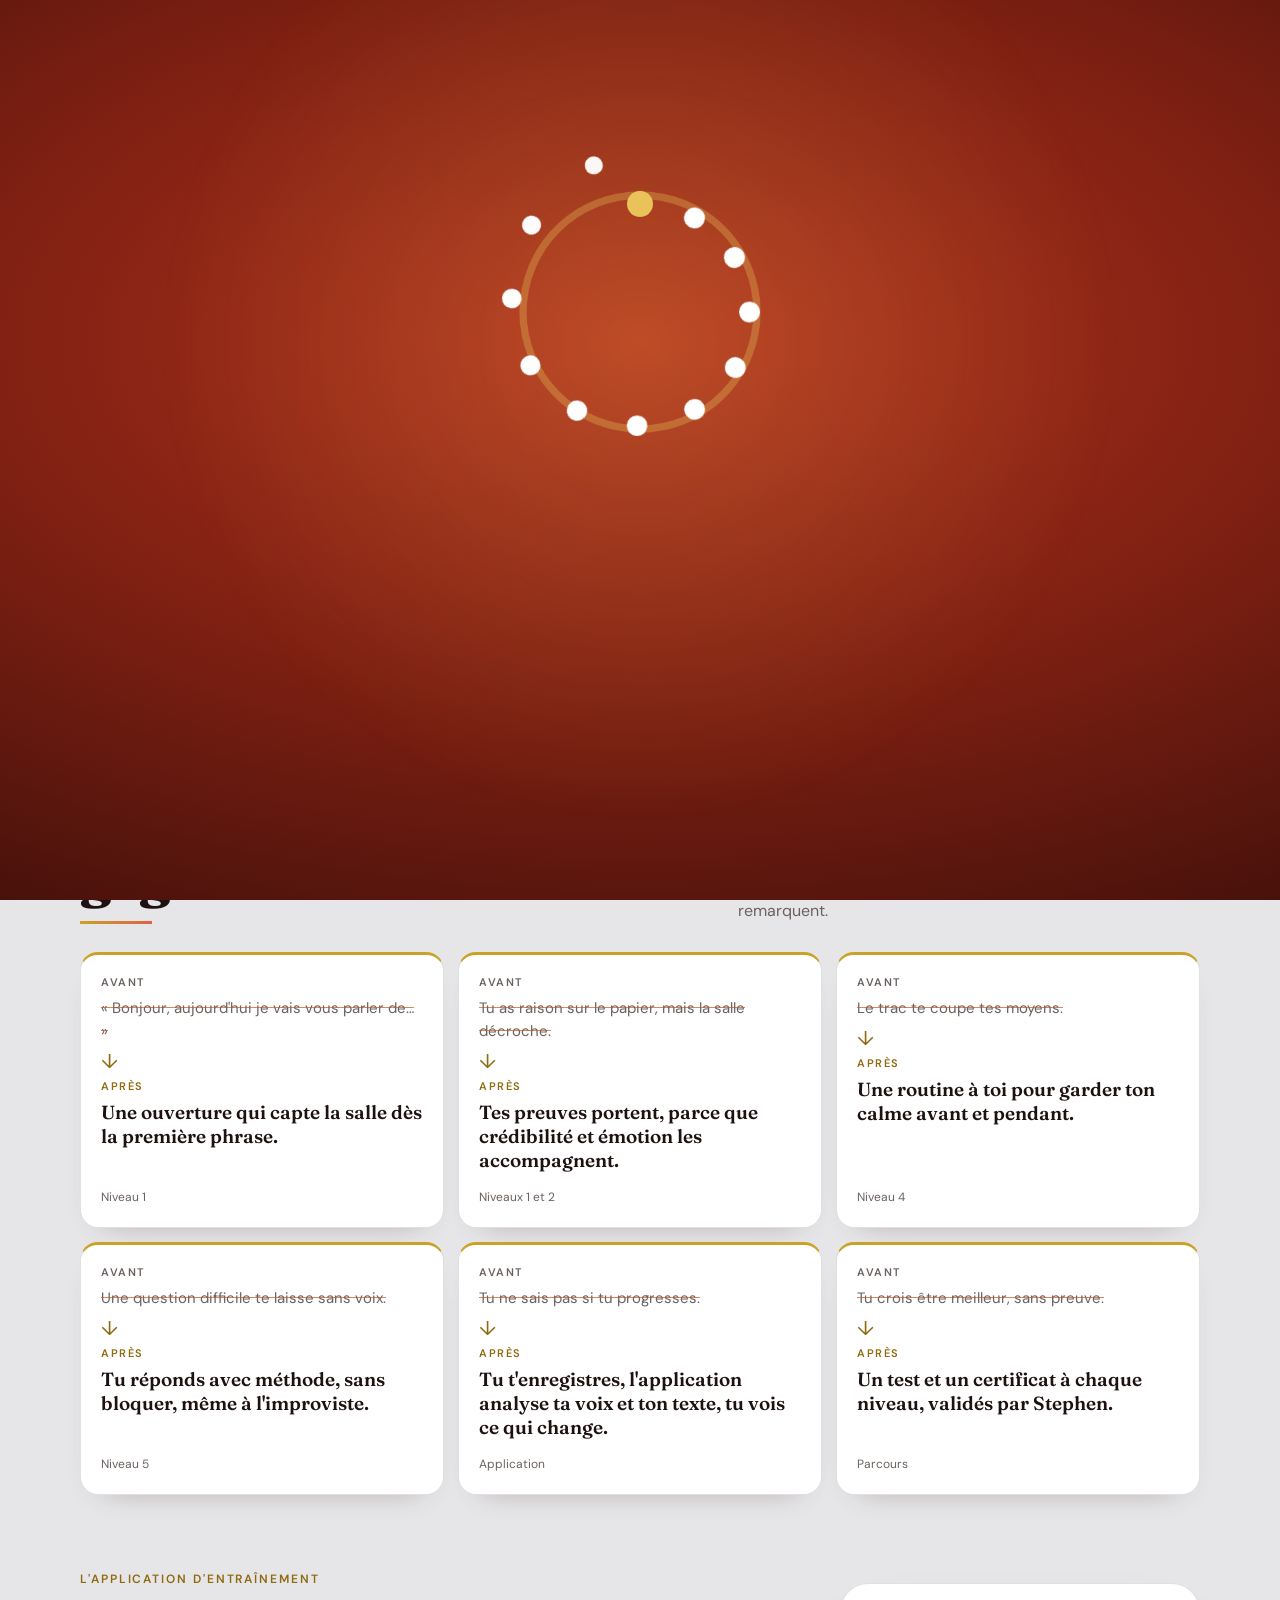
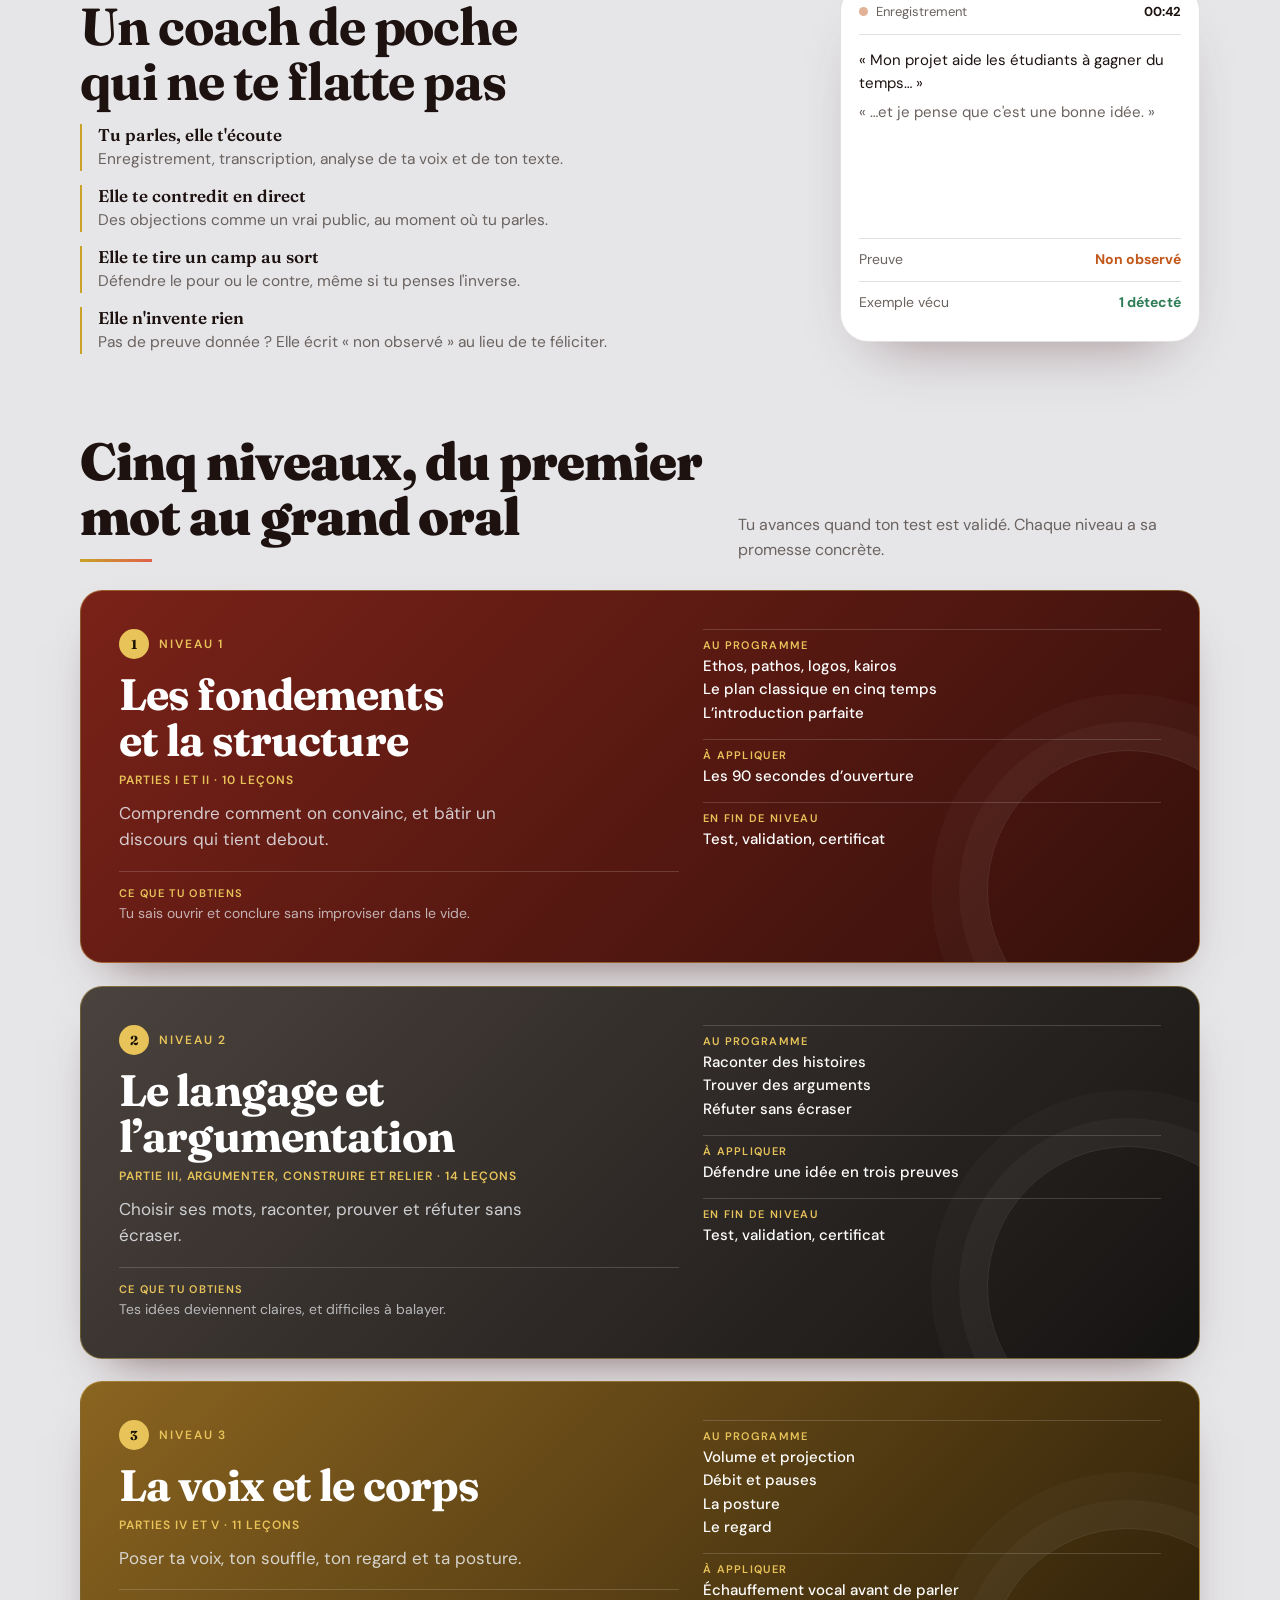
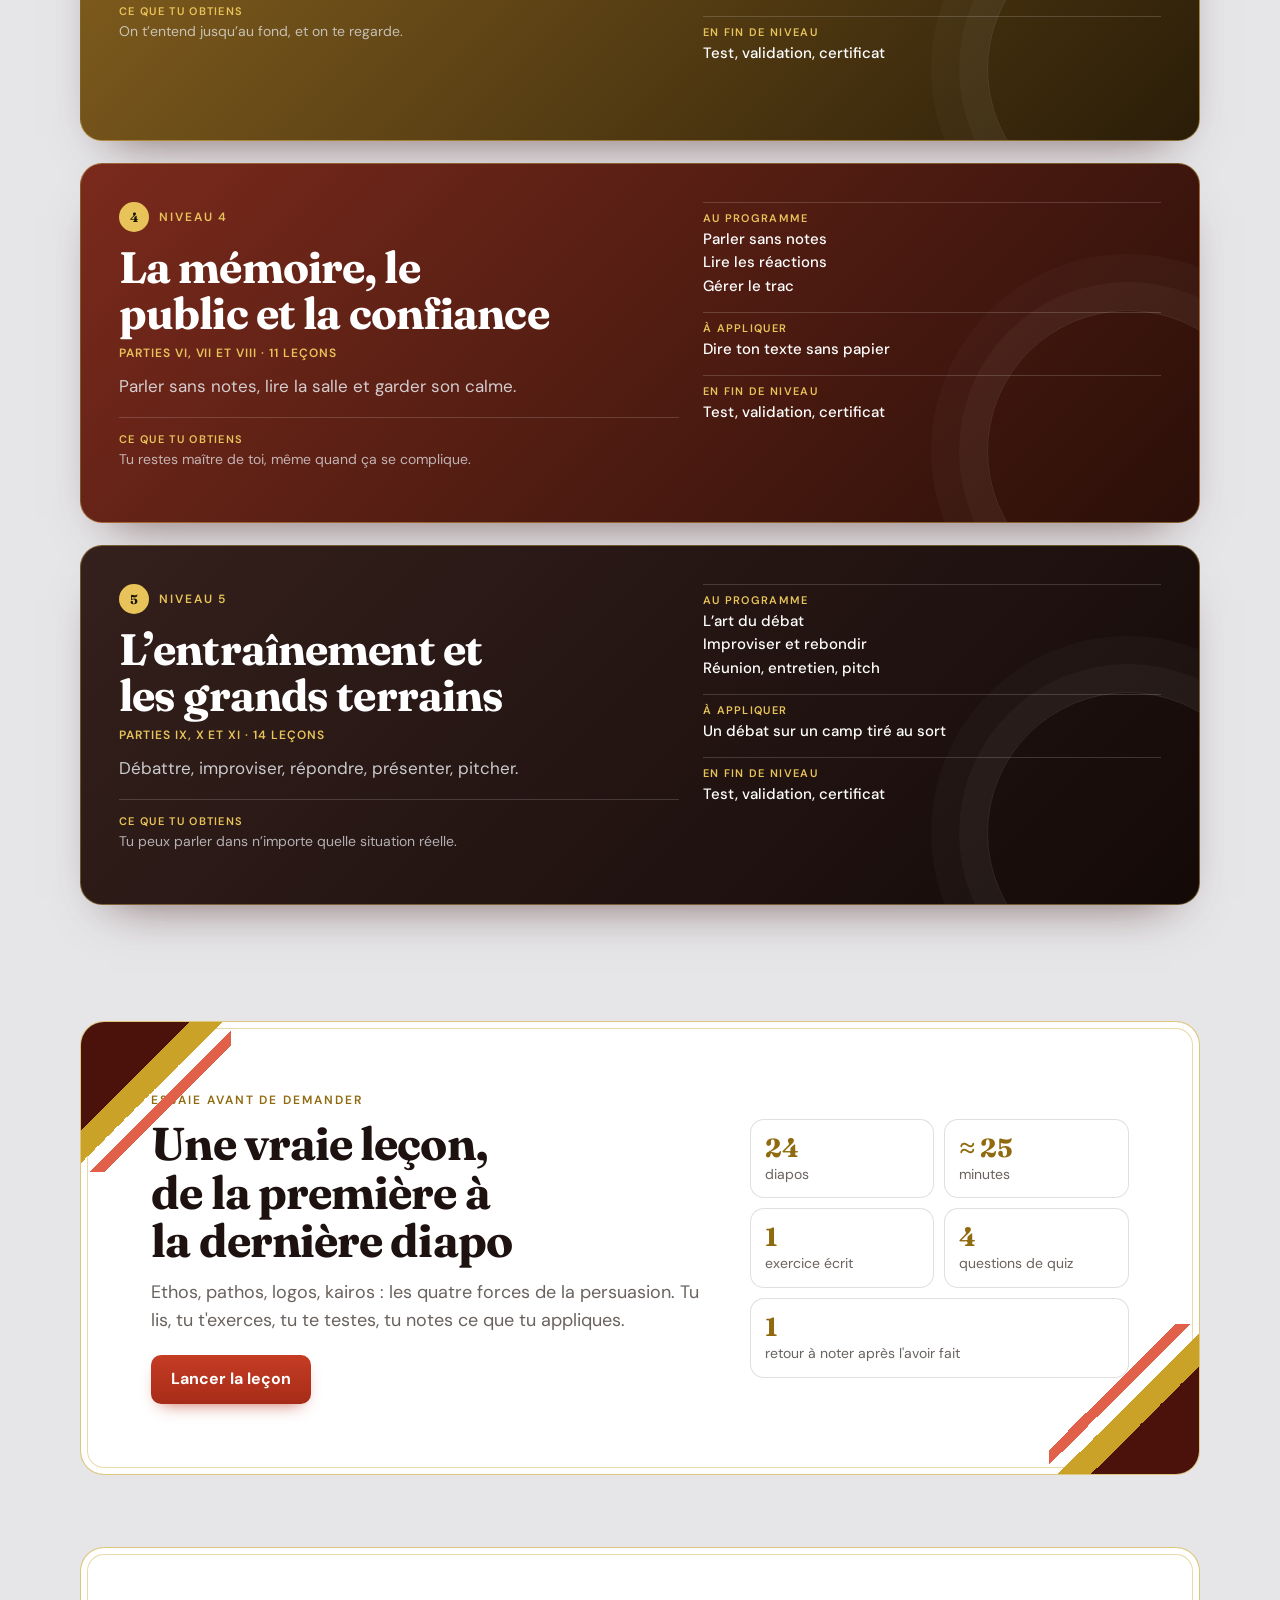
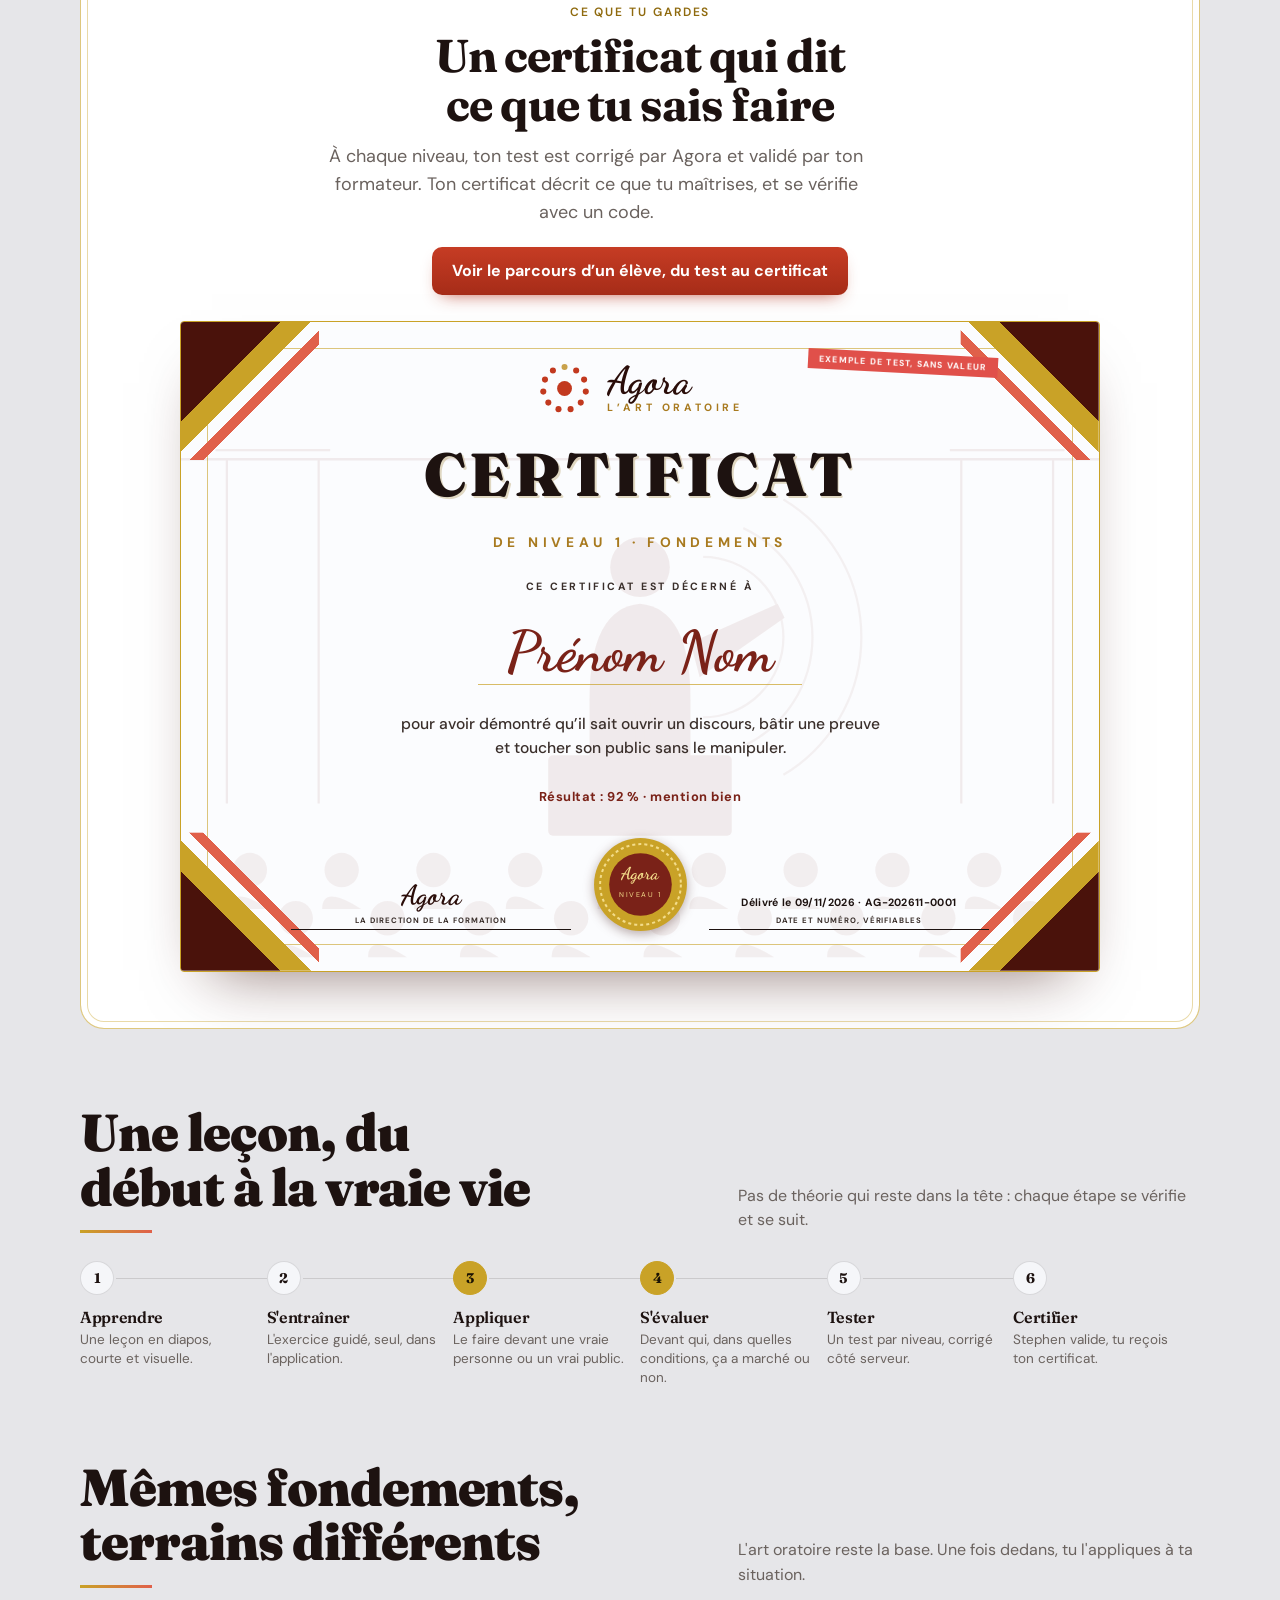
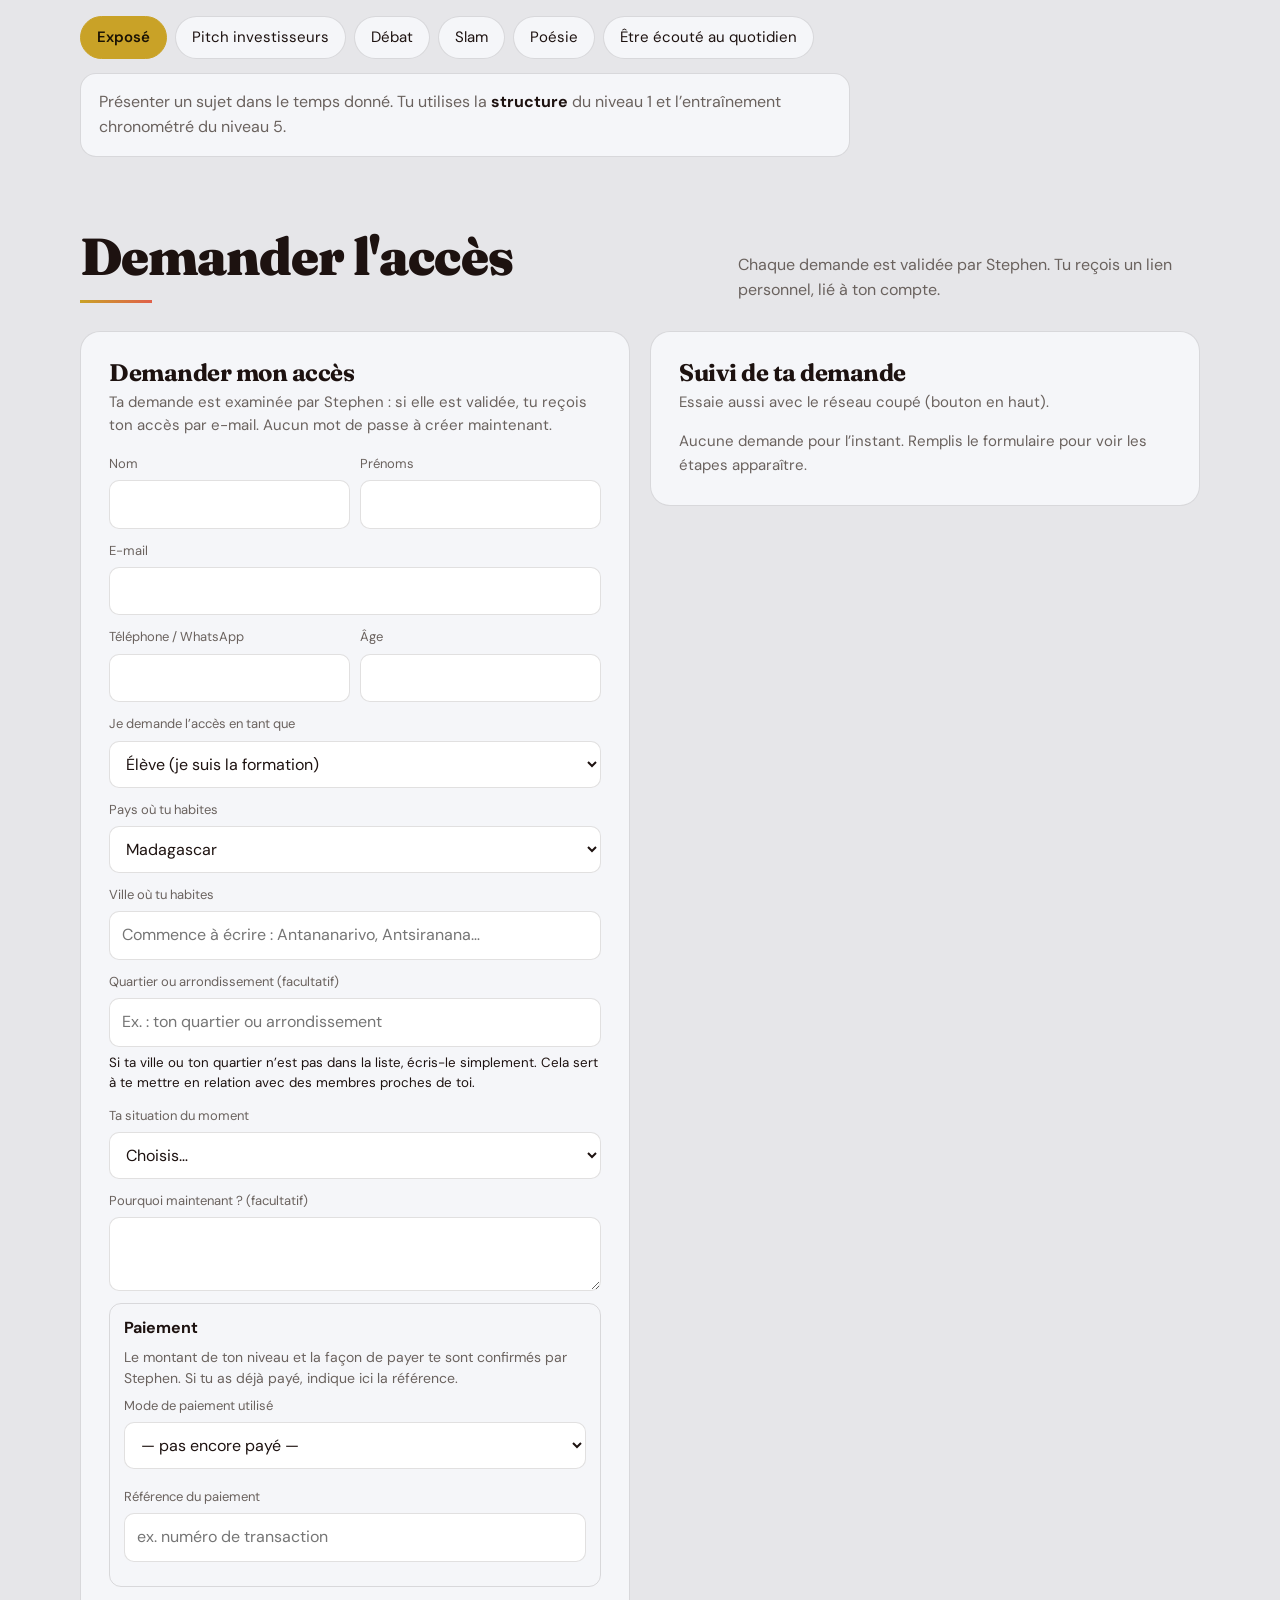
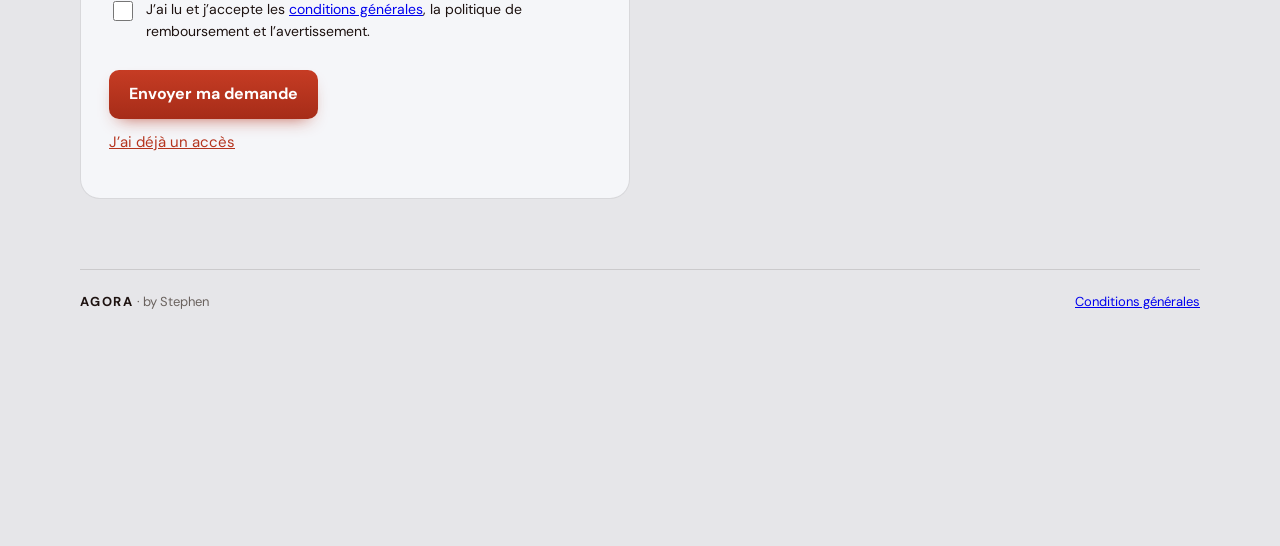
<file: index.html>
<!doctype html><html lang="fr"><head><meta charset="utf-8"><meta name="viewport" content="width=device-width,initial-scale=1"><meta name="theme-color" content="#9E2B16"><link rel="icon" type="image/png" sizes="192x192" href="icons/icon-192.png"><link rel="apple-touch-icon" href="icons/apple-touch-icon.png"><title>Agora · by Stephen</title><meta http-equiv="refresh" content="0;url=plateforme/"><link rel="canonical" href="plateforme/"></head><body><p><a href="plateforme/">Ouvrir Agora</a></p></body></html>
</file>
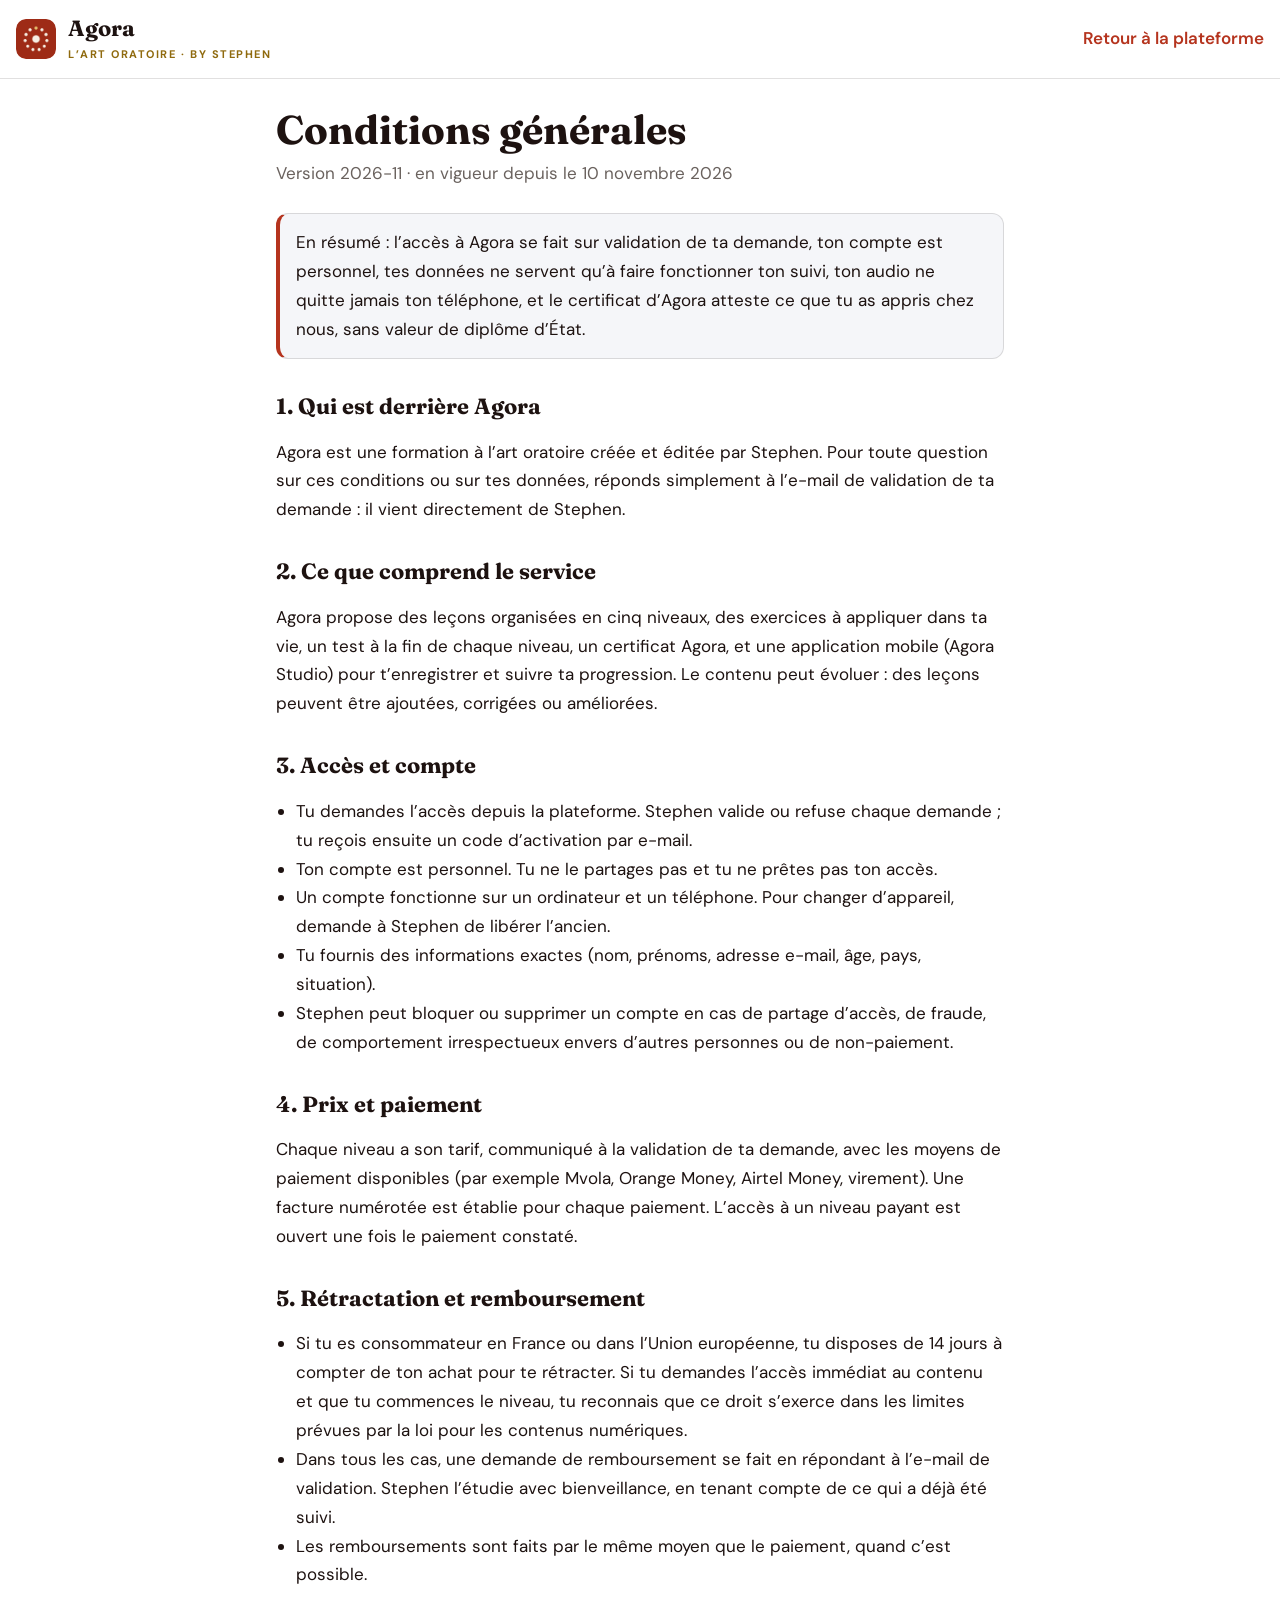
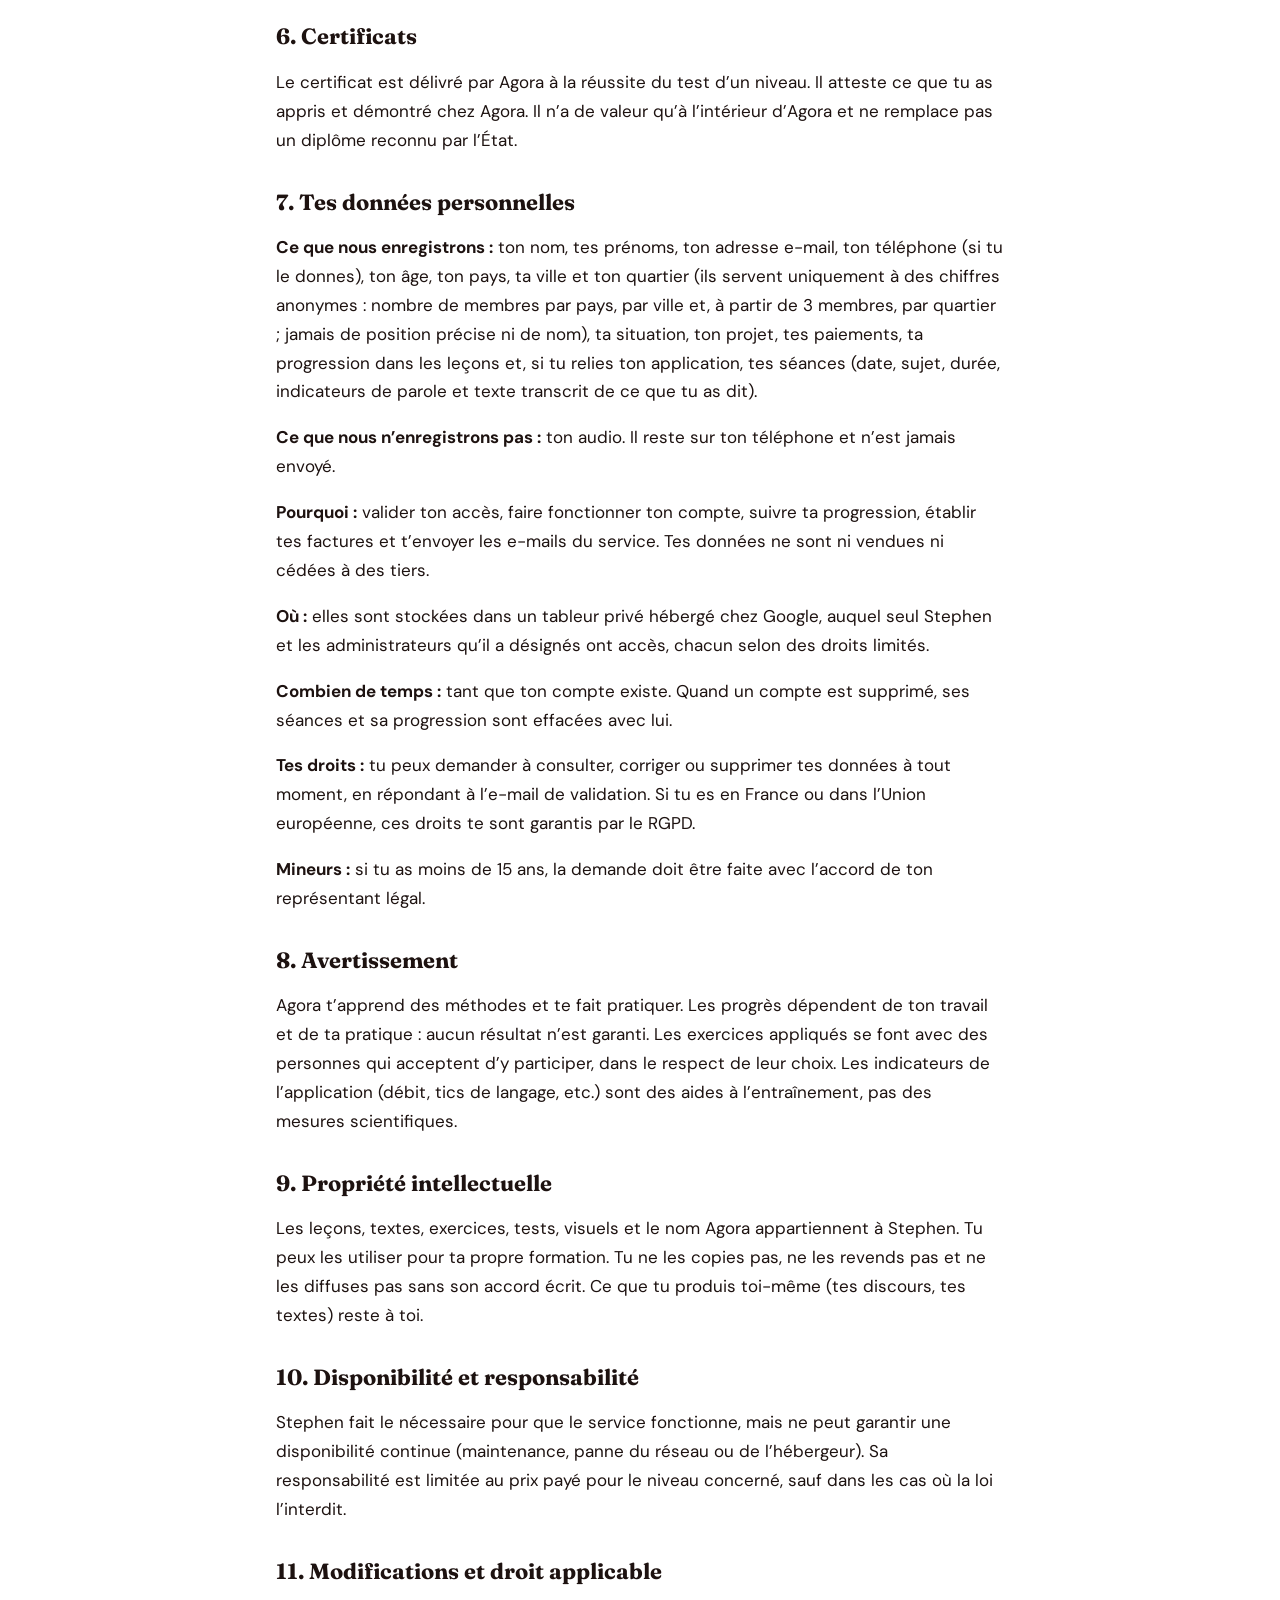
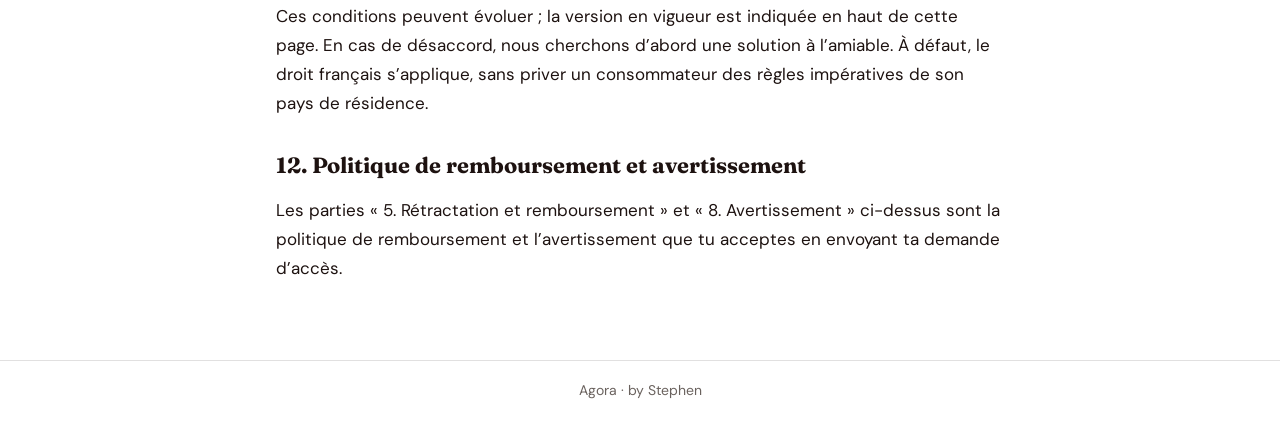
<file: conditions/index.html>
<!doctype html>
<html lang="fr">
<head>
<meta charset="utf-8">
<meta name="viewport" content="width=device-width,initial-scale=1,viewport-fit=cover">
<title>Conditions générales · Agora by Stephen</title>
<meta name="theme-color" content="#b5341e">
<link rel="icon" href="../icons/icon-192.png">
<link rel="apple-touch-icon" href="../icons/apple-touch-icon.png">
<link rel="preconnect" href="https://fonts.googleapis.com"><link rel="preconnect" href="https://fonts.gstatic.com" crossorigin>
<link href="https://fonts.googleapis.com/css2?family=Fraunces:opsz,wght@9..144,500;9..144,700&family=DM+Sans:wght@400;500;600;700&display=swap" rel="stylesheet">
<style>
:root{--bg:#fff;--fg:#1d1210;--mut:#6a625e;--line:rgba(29,18,16,.13);--red:#b5341e;--gold:#8f6a0e;--soft:#f5f6f9}
@media (prefers-color-scheme:dark){:root:not([data-theme=light]){--bg:#140d0c;--fg:#f4eeec;--mut:#b3a8a4;--line:rgba(255,255,255,.14);--red:#ff8a70;--gold:#e0bf5c;--soft:#1e1514;color-scheme:dark}}
*{box-sizing:border-box}
html{-webkit-text-size-adjust:100%}
body{margin:0;background:var(--bg);color:var(--fg);font:400 17px/1.7 'DM Sans',system-ui,sans-serif}
header{border-bottom:1px solid var(--line);padding:14px max(16px,env(safe-area-inset-left)) 14px max(16px,env(safe-area-inset-right));display:flex;align-items:center;gap:12px;flex-wrap:wrap}
header img{width:40px;height:40px;border-radius:10px}
header b{font:700 22px 'Fraunces',Georgia,serif}
header small{display:block;letter-spacing:.14em;color:var(--gold);font-weight:700;font-size:11px}
header a.back{margin-left:auto;color:var(--red);font-weight:600;text-decoration:none}
main{max-width:760px;margin:0 auto;padding:28px max(16px,env(safe-area-inset-left)) 60px max(16px,env(safe-area-inset-right))}
h1{font:700 clamp(28px,6vw,40px)/1.15 'Fraunces',Georgia,serif;margin:0 0 6px;text-wrap:balance}
.meta{color:var(--mut);margin:0 0 26px}
h2{font:700 22px/1.25 'Fraunces',Georgia,serif;margin:34px 0 8px;text-wrap:balance}
p,li{max-width:68ch}
ul{padding-left:1.2em}
.box{background:var(--soft);border:1px solid var(--line);border-left:4px solid var(--red);border-radius:12px;padding:14px 16px;margin:18px 0}
footer{border-top:1px solid var(--line);padding:18px max(16px,env(safe-area-inset-left));text-align:center;color:var(--mut);font-size:14px}
</style>
</head>
<body>
<header>
  <img src="../icons/icon-192.png" alt="">
  <div><b>Agora</b><small>L’ART ORATOIRE · BY STEPHEN</small></div>
  <a class="back" href="../plateforme/">Retour à la plateforme</a>
</header>
<main>
<h1>Conditions générales</h1>
<p class="meta">Version 2026-11 · en vigueur depuis le 10 novembre 2026</p>

<div class="box"><p style="margin:0">En résumé : l’accès à Agora se fait sur validation de ta demande, ton compte est personnel, tes données ne servent qu’à faire fonctionner ton suivi, ton audio ne quitte jamais ton téléphone, et le certificat d’Agora atteste ce que tu as appris chez nous, sans valeur de diplôme d’État.</p></div>

<h2 id="editeur">1. Qui est derrière Agora</h2>
<p>Agora est une formation à l’art oratoire créée et éditée par Stephen. Pour toute question sur ces conditions ou sur tes données, réponds simplement à l’e-mail de validation de ta demande : il vient directement de Stephen.</p>

<h2>2. Ce que comprend le service</h2>
<p>Agora propose des leçons organisées en cinq niveaux, des exercices à appliquer dans ta vie, un test à la fin de chaque niveau, un certificat Agora, et une application mobile (Agora Studio) pour t’enregistrer et suivre ta progression. Le contenu peut évoluer : des leçons peuvent être ajoutées, corrigées ou améliorées.</p>

<h2>3. Accès et compte</h2>
<ul>
<li>Tu demandes l’accès depuis la plateforme. Stephen valide ou refuse chaque demande ; tu reçois ensuite un code d’activation par e-mail.</li>
<li>Ton compte est personnel. Tu ne le partages pas et tu ne prêtes pas ton accès.</li>
<li>Un compte fonctionne sur un ordinateur et un téléphone. Pour changer d’appareil, demande à Stephen de libérer l’ancien.</li>
<li>Tu fournis des informations exactes (nom, prénoms, adresse e-mail, âge, pays, situation).</li>
<li>Stephen peut bloquer ou supprimer un compte en cas de partage d’accès, de fraude, de comportement irrespectueux envers d’autres personnes ou de non-paiement.</li>
</ul>

<h2>4. Prix et paiement</h2>
<p>Chaque niveau a son tarif, communiqué à la validation de ta demande, avec les moyens de paiement disponibles (par exemple Mvola, Orange Money, Airtel Money, virement). Une facture numérotée est établie pour chaque paiement. L’accès à un niveau payant est ouvert une fois le paiement constaté.</p>

<h2 id="remboursement">5. Rétractation et remboursement</h2>
<ul>
<li>Si tu es consommateur en France ou dans l’Union européenne, tu disposes de 14 jours à compter de ton achat pour te rétracter. Si tu demandes l’accès immédiat au contenu et que tu commences le niveau, tu reconnais que ce droit s’exerce dans les limites prévues par la loi pour les contenus numériques.</li>
<li>Dans tous les cas, une demande de remboursement se fait en répondant à l’e-mail de validation. Stephen l’étudie avec bienveillance, en tenant compte de ce qui a déjà été suivi.</li>
<li>Les remboursements sont faits par le même moyen que le paiement, quand c’est possible.</li>
</ul>

<h2>6. Certificats</h2>
<p>Le certificat est délivré par Agora à la réussite du test d’un niveau. Il atteste ce que tu as appris et démontré chez Agora. Il n’a de valeur qu’à l’intérieur d’Agora et ne remplace pas un diplôme reconnu par l’État.</p>

<h2 id="donnees">7. Tes données personnelles</h2>
<p><b>Ce que nous enregistrons :</b> ton nom, tes prénoms, ton adresse e-mail, ton téléphone (si tu le donnes), ton âge, ton pays, ta ville et ton quartier (ils servent uniquement à des chiffres anonymes : nombre de membres par pays, par ville et, à partir de 3 membres, par quartier ; jamais de position précise ni de nom), ta situation, ton projet, tes paiements, ta progression dans les leçons et, si tu relies ton application, tes séances (date, sujet, durée, indicateurs de parole et texte transcrit de ce que tu as dit).</p>
<p><b>Ce que nous n’enregistrons pas :</b> ton audio. Il reste sur ton téléphone et n’est jamais envoyé.</p>
<p><b>Pourquoi :</b> valider ton accès, faire fonctionner ton compte, suivre ta progression, établir tes factures et t’envoyer les e-mails du service. Tes données ne sont ni vendues ni cédées à des tiers.</p>
<p><b>Où :</b> elles sont stockées dans un tableur privé hébergé chez Google, auquel seul Stephen et les administrateurs qu’il a désignés ont accès, chacun selon des droits limités.</p>
<p><b>Combien de temps :</b> tant que ton compte existe. Quand un compte est supprimé, ses séances et sa progression sont effacées avec lui.</p>
<p><b>Tes droits :</b> tu peux demander à consulter, corriger ou supprimer tes données à tout moment, en répondant à l’e-mail de validation. Si tu es en France ou dans l’Union européenne, ces droits te sont garantis par le RGPD.</p>
<p><b>Mineurs :</b> si tu as moins de 15 ans, la demande doit être faite avec l’accord de ton représentant légal.</p>

<h2>8. Avertissement</h2>
<p>Agora t’apprend des méthodes et te fait pratiquer. Les progrès dépendent de ton travail et de ta pratique : aucun résultat n’est garanti. Les exercices appliqués se font avec des personnes qui acceptent d’y participer, dans le respect de leur choix. Les indicateurs de l’application (débit, tics de langage, etc.) sont des aides à l’entraînement, pas des mesures scientifiques.</p>

<h2>9. Propriété intellectuelle</h2>
<p>Les leçons, textes, exercices, tests, visuels et le nom Agora appartiennent à Stephen. Tu peux les utiliser pour ta propre formation. Tu ne les copies pas, ne les revends pas et ne les diffuses pas sans son accord écrit. Ce que tu produis toi-même (tes discours, tes textes) reste à toi.</p>

<h2>10. Disponibilité et responsabilité</h2>
<p>Stephen fait le nécessaire pour que le service fonctionne, mais ne peut garantir une disponibilité continue (maintenance, panne du réseau ou de l’hébergeur). Sa responsabilité est limitée au prix payé pour le niveau concerné, sauf dans les cas où la loi l’interdit.</p>

<h2>11. Modifications et droit applicable</h2>
<p>Ces conditions peuvent évoluer ; la version en vigueur est indiquée en haut de cette page. En cas de désaccord, nous cherchons d’abord une solution à l’amiable. À défaut, le droit français s’applique, sans priver un consommateur des règles impératives de son pays de résidence.</p>

<h2>12. Politique de remboursement et avertissement</h2>
<p>Les parties « 5. Rétractation et remboursement » et « 8. Avertissement » ci-dessus sont la politique de remboursement et l’avertissement que tu acceptes en envoyant ta demande d’accès.</p>
</main>
<footer>Agora · by Stephen</footer>
</body>
</html>
</file>
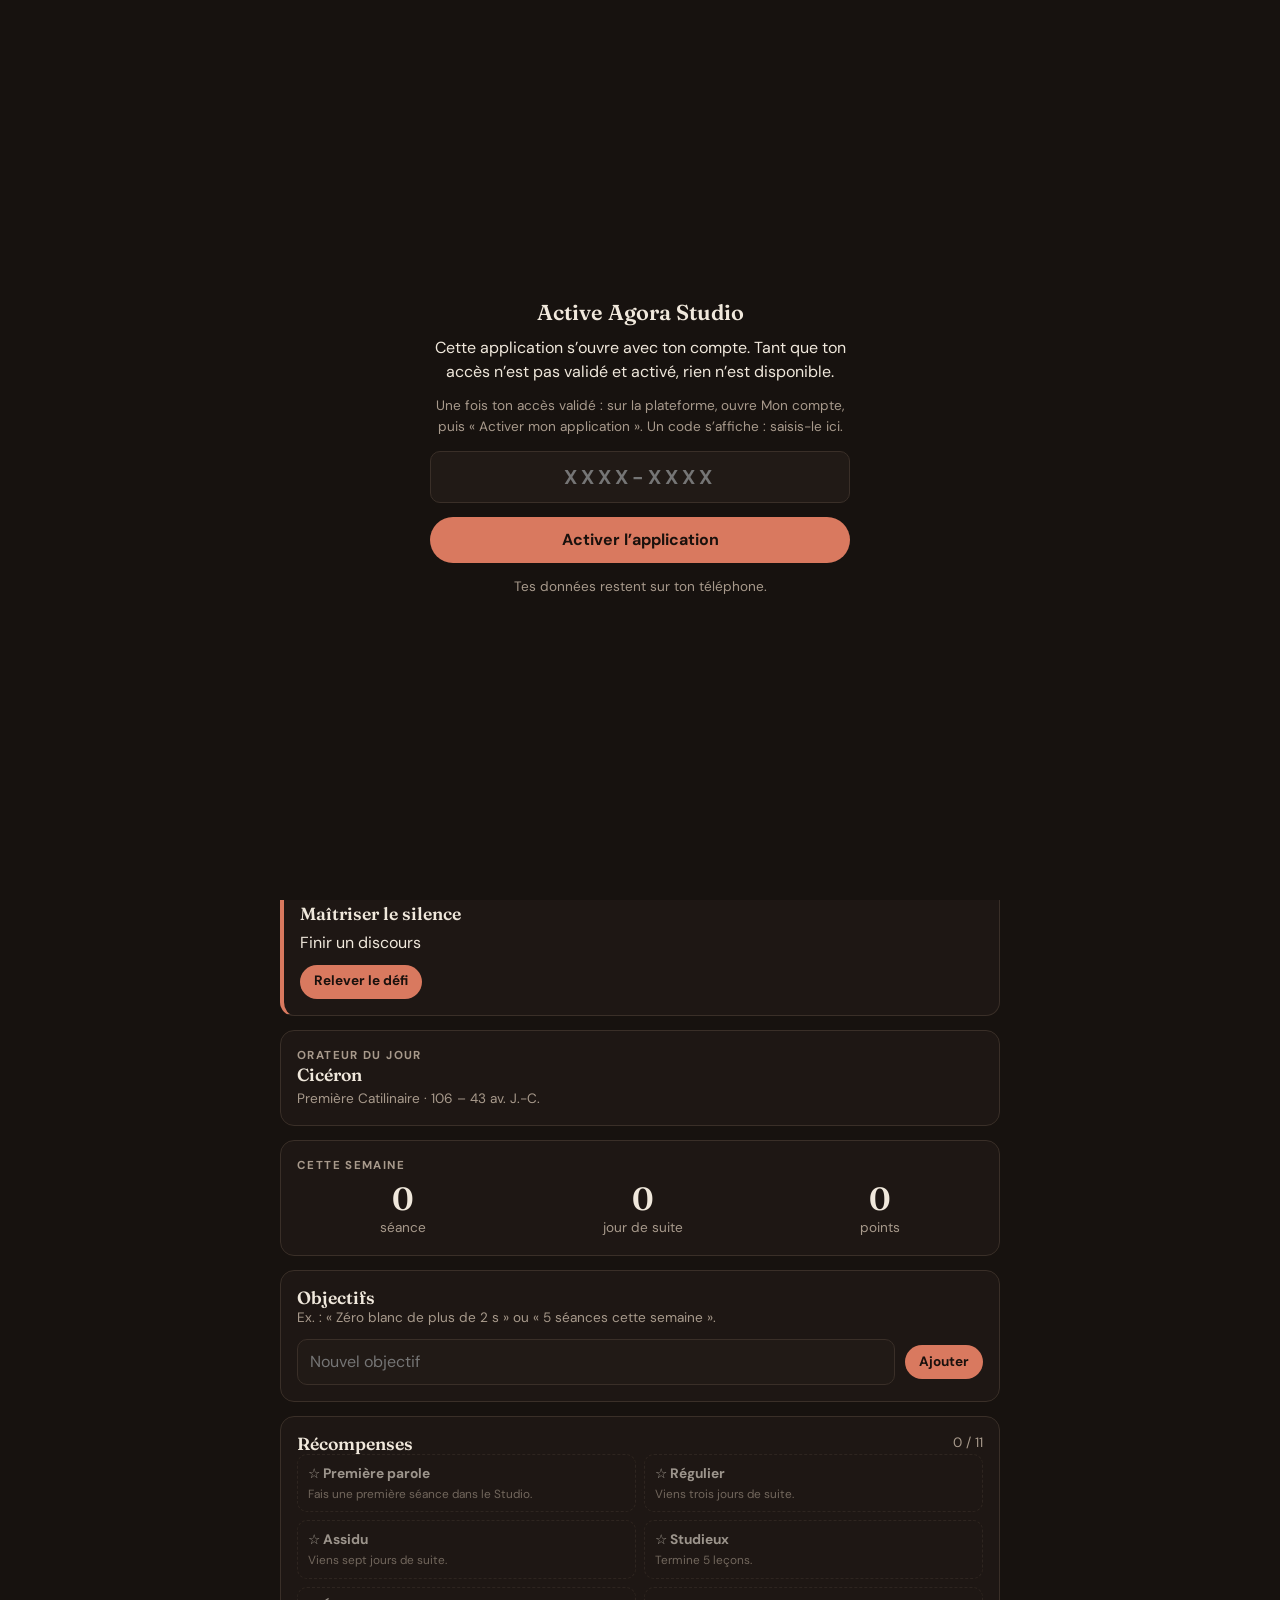
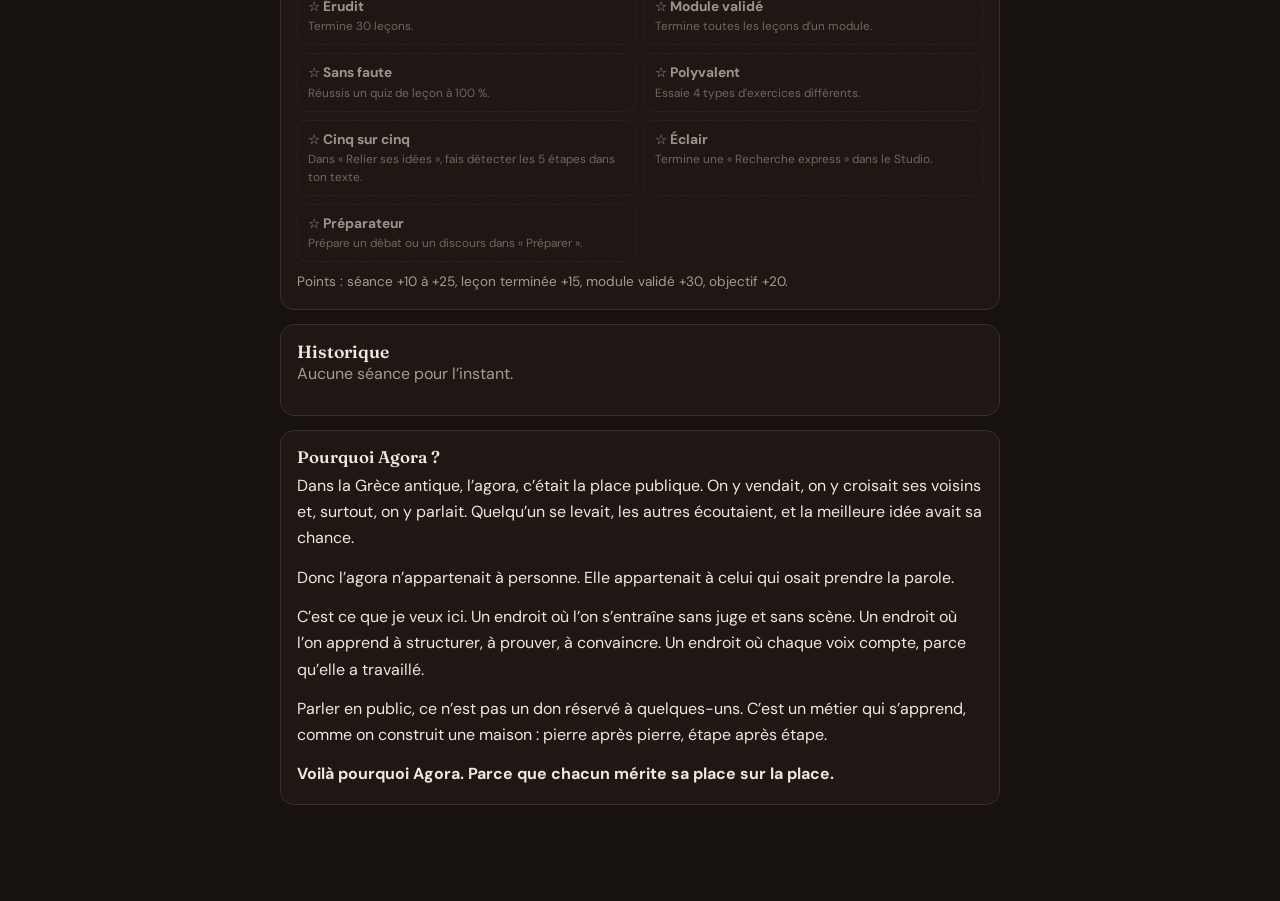
<file: mobile/index.html>
<!doctype html>
<html lang="fr">
<head>
<meta charset="utf-8">
<meta name="viewport" content="width=device-width,initial-scale=1,maximum-scale=1,user-scalable=no,viewport-fit=cover">
<meta http-equiv="Content-Security-Policy" content="default-src 'self'; script-src 'self' 'wasm-unsafe-eval'; style-src 'self' 'unsafe-inline'; img-src 'self' data: blob:; media-src 'self' blob:; frame-src https://www.youtube-nocookie.com https://embed.ted.com; font-src 'self'; connect-src 'self' data: blob: https://script.google.com https://script.googleusercontent.com https://storage.googleapis.com; manifest-src 'self'; worker-src 'self'; object-src 'none'; base-uri 'self'; form-action 'none'">
<meta name="referrer" content="no-referrer">
<title>Agora Studio · by Stephen</title>
<meta name="description" content="Agora Studio, by Stephen. S’entraîner à parler, vite et partout.">
<meta name="theme-color" content="#9E2B16">
<meta name="color-scheme" content="light dark">
<meta name="mobile-web-app-capable" content="yes">
<meta name="apple-mobile-web-app-capable" content="yes">
<meta name="apple-mobile-web-app-title" content="Agora Studio">
<meta name="apple-mobile-web-app-status-bar-style" content="default">
<link rel="manifest" href="manifest.webmanifest">
<link rel="icon" type="image/png" sizes="192x192" href="icons/icon-192.png">
<link rel="apple-touch-icon" href="icons/apple-touch-icon.png">
<link rel="stylesheet" href="style.css">
<script src="theme-boot.js"></script>
</head>
<body>
<div id="cover" class="cover" role="dialog" aria-label="Agora">
  <div class="cmark" aria-hidden="true"><svg xmlns="http://www.w3.org/2000/svg" viewBox="0 0 200 200"><circle cx="100.0" cy="22.0" r="11" fill="#C9A24B"/><circle cx="142.2" cy="34.4" r="11" fill="#C2391F"/><circle cx="171.0" cy="67.6" r="11" fill="#C2391F"/><circle cx="177.2" cy="111.1" r="11" fill="#C2391F"/><circle cx="158.9" cy="151.1" r="11" fill="#C2391F"/><circle cx="122.0" cy="174.8" r="11" fill="#C2391F"/><circle cx="78.0" cy="174.8" r="11" fill="#C2391F"/><circle cx="41.1" cy="151.1" r="11" fill="#C2391F"/><circle cx="22.8" cy="111.1" r="11" fill="#C2391F"/><circle cx="29.0" cy="67.6" r="11" fill="#C2391F"/><circle cx="57.8" cy="34.4" r="11" fill="#C2391F"/><circle cx="100" cy="100" r="27" fill="#C2391F"/></svg></div>
  <h1 class="cname">Agora</h1>
  <p class="csub">L’art oratoire · <i>by Stephen</i></p>
  <p class="cquote">Ce que tu as à dire mérite d’être entendu. Viens apprendre à le dire.</p>
  <button id="coverGo" class="cgo" type="button">Entrer</button>
</div>
<div id="app"><noscript><p class="nojs">Agora a besoin de JavaScript pour fonctionner.</p></noscript></div>
<nav id="tabbar" class="tabbar"></nav>
<script src="app.js?v=484c40596f"></script>
</body>
</html>
</file>
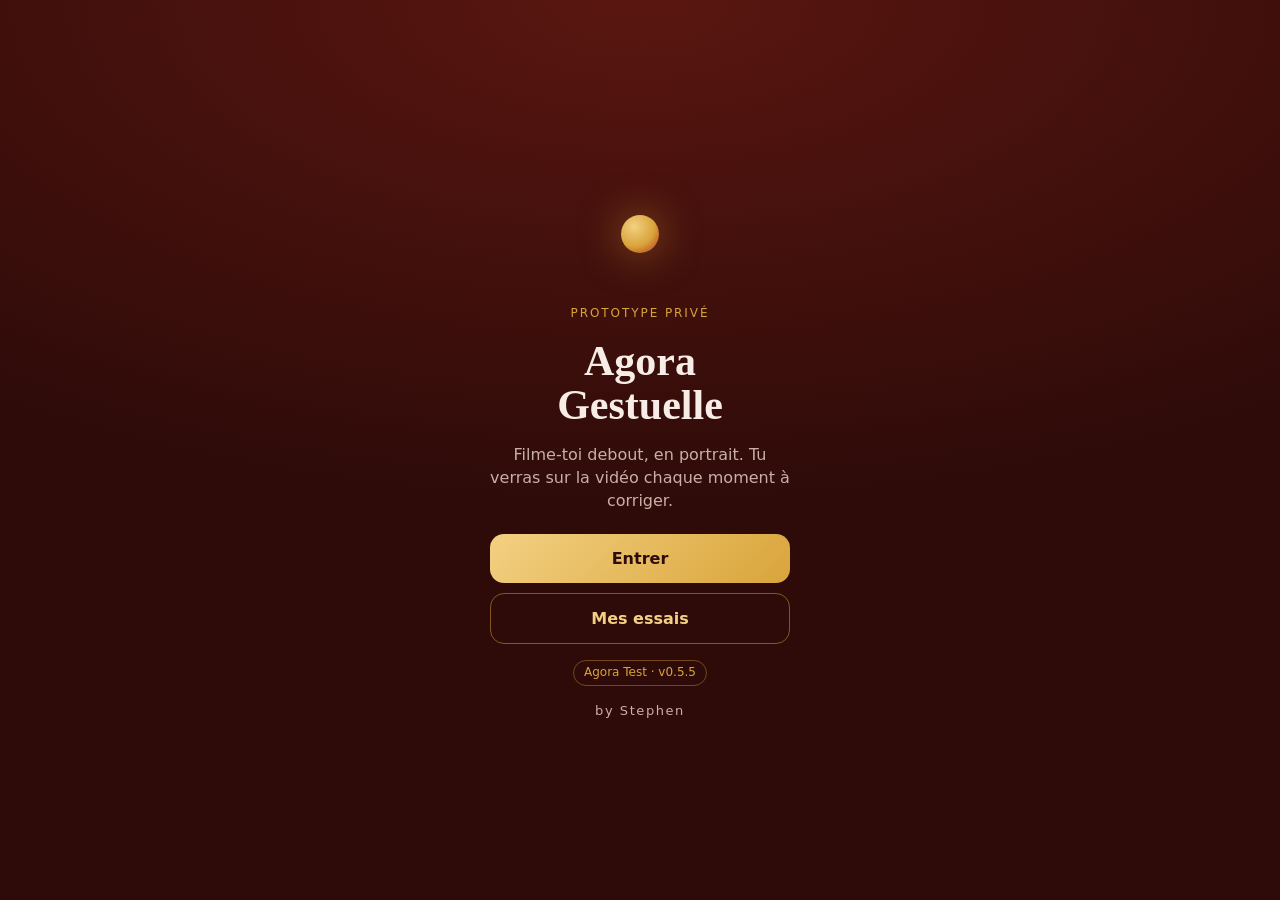
<file: test/index.html>
<!doctype html>
<html lang="fr"><head><meta charset="utf-8">
<meta name="viewport" content="width=device-width,initial-scale=1,maximum-scale=1,viewport-fit=cover">
<meta name="robots" content="noindex,nofollow"><meta name="theme-color" content="#2E0B09">
<title>Agora Test — Gestuelle</title>
<style>
:root{--wine:#5A1610;--deep:#2E0B09;--ink:#1F1416;--panel:#3A1A18;--red:#B5301F;--hot:#E8553B;--gold:#D9A43A;--lgold:#F3D082;--ok:#6FCF97;--txt:#F7EDE6;--mut:#C9AFA6;color-scheme:dark}
*{box-sizing:border-box;-webkit-tap-highlight-color:transparent}
html,body{margin:0;height:100%;background:var(--deep);color:var(--txt);font:16px/1.45 "Avenir Next",Avenir,system-ui,sans-serif}
h1,h2,h3{font-family:Didot,"Bodoni 72","Playfair Display",Georgia,serif;font-weight:600;margin:0}
.scr{position:fixed;inset:0;display:none;flex-direction:column;overflow:auto;padding:max(18px,env(safe-area-inset-top)) max(18px,env(safe-area-inset-right)) max(18px,env(safe-area-inset-bottom)) max(18px,env(safe-area-inset-left))}
.scr.on{display:flex}
.btn{appearance:none;border:0;border-radius:14px;padding:15px 22px;font:600 16px "Avenir Next",system-ui,sans-serif;color:var(--deep);background:linear-gradient(135deg,var(--lgold),var(--gold));cursor:pointer}
.btn.sec{background:transparent;color:var(--lgold);border:1px solid rgba(217,164,58,.5)}
.btn.red{background:var(--red);color:#fff}.btn:disabled{opacity:.4}
.btn:active{transform:scale(.97)}
.tag{font-size:12px;letter-spacing:.16em;text-transform:uppercase;color:var(--gold)}
#s-home{align-items:center;justify-content:center;text-align:center;gap:16px;background:radial-gradient(120% 80% at 50% 0%,var(--wine),var(--deep) 70%)}
.orb{width:110px;height:110px;border-radius:50%;position:relative}
.orb i{position:absolute;inset:0;border-radius:50%;border:1.5px solid var(--gold);opacity:0;animation:ring 3.6s infinite}.orb i:nth-child(2){animation-delay:1.2s}.orb i:nth-child(3){animation-delay:2.4s}
.orb b{position:absolute;inset:36px;border-radius:50%;background:radial-gradient(circle at 35% 30%,var(--lgold),var(--gold) 55%,var(--red));box-shadow:0 0 40px rgba(217,164,58,.5);animation:br 3.6s ease-in-out infinite}
@keyframes ring{0%{transform:scale(.4);opacity:.9}100%{transform:scale(1.5);opacity:0}}@keyframes br{50%{transform:scale(1.12)}}
#s-home h1{font-size:42px;line-height:1.05;animation:rise .9s both}#s-home p{margin:0;color:var(--mut);max-width:30ch;animation:rise .9s .25s both}
#s-home .btns{display:flex;flex-direction:column;gap:10px;width:min(300px,100%);animation:rise .9s .5s both;margin-top:6px}
@keyframes rise{from{opacity:0;transform:translateY(14px)}to{opacity:1;transform:none}}
.by{font-size:13px;color:var(--mut);letter-spacing:.12em}.badge{font-size:12px;color:var(--gold);border:1px solid rgba(217,164,58,.4);padding:3px 10px;border-radius:99px}
.hd{display:flex;align-items:center;justify-content:space-between;gap:10px;margin-bottom:12px}.hd h2{font-size:26px}
.card{background:var(--panel);border:1px solid rgba(255,255,255,.07);border-radius:16px;padding:14px;margin-bottom:12px}
.card h3{font-size:18px;margin-bottom:8px;color:var(--lgold)}
.row{display:flex;align-items:center;justify-content:space-between;gap:12px;padding:8px 0;border-top:1px solid rgba(255,255,255,.06)}.row:first-of-type{border-top:0}
.row small{display:block;color:var(--mut);font-size:13px}
select,textarea{font:16px "Avenir Next",system-ui,sans-serif;color:var(--txt);background:var(--ink);border:1px solid rgba(255,255,255,.15);border-radius:10px;padding:9px 10px;max-width:55%}
textarea{width:100%;max-width:100%;min-height:110px;resize:vertical}
.seg{display:flex;gap:6px;flex-wrap:wrap;justify-content:flex-end}
.seg button{font:600 14px "Avenir Next",system-ui,sans-serif;color:var(--mut);background:var(--ink);border:1px solid rgba(255,255,255,.12);border-radius:10px;padding:8px 12px}
.seg button.on{color:var(--deep);background:var(--gold);border-color:var(--gold)}
.sw{position:relative;width:50px;height:30px;flex:none}.sw input{opacity:0;position:absolute;inset:0;margin:0;width:100%;height:100%;z-index:2}
.sw span{position:absolute;inset:0;background:var(--ink);border-radius:99px;border:1px solid rgba(255,255,255,.18);transition:.2s}
.sw span:after{content:"";position:absolute;left:3px;top:3px;width:22px;height:22px;border-radius:50%;background:var(--mut);transition:.2s}
.sw input:checked+span{background:var(--red)}.sw input:checked+span:after{left:23px;background:#fff}
input[type=range]{accent-color:var(--gold);width:55%}
.sticky{position:sticky;bottom:0;padding-top:10px;background:linear-gradient(transparent,var(--deep) 30%)}.sticky .btn{width:100%}
.note{font-size:13px;color:var(--mut)}
/* autorisations */
.perm{display:flex;gap:12px;align-items:center;padding:12px 0;border-top:1px solid rgba(255,255,255,.07)}.perm:first-of-type{border-top:0}
.dot{width:26px;height:26px;border-radius:50%;flex:none;display:grid;place-items:center;font-size:14px;background:var(--ink);border:1px solid rgba(255,255,255,.2)}
.dot.ok{background:var(--ok);color:#06240f;border-color:var(--ok)}.dot.ko{background:var(--hot);color:#fff;border-color:var(--hot)}.dot.wait{border-color:var(--gold);animation:br 1s infinite}
.perm small{display:block;color:var(--mut);font-size:13px}
/* session : cadre portrait */
#s-run{padding:0;background:#000}
.stage{flex:1;display:flex;flex-direction:column;min-height:0;align-items:center}
.tp{position:relative;overflow:hidden;background:#140807;flex:0 0 38%;width:100%;display:none}.tp.on{display:block}
.tp .txt{position:absolute;left:0;right:0;top:0;padding:40% 18px 80%;font:600 var(--tps,30px)/1.45 Didot,Georgia,serif;text-align:center;white-space:pre-wrap}
.tp:after{content:"";position:absolute;left:0;right:0;top:36%;height:2px;background:var(--gold);opacity:.5}
.tp.ovl{position:absolute;inset:0 0 auto 0;height:50%;background:rgba(20,8,7,.55);z-index:3}
.cam{position:relative;flex:1;min-height:0;aspect-ratio:9/16;max-width:100%;max-height:100%;overflow:hidden;background:#000;align-self:center}
.cam canvas{position:absolute;inset:0;width:100%;height:100%;object-fit:contain}
.cam.land{aspect-ratio:16/9;flex:none;width:100%;max-height:100%}
.cam.mir canvas{transform:scaleX(-1)}
.hud{position:absolute;left:0;right:0;top:0;padding:max(10px,env(safe-area-inset-top)) 12px 0;display:flex;justify-content:space-between;gap:8px;z-index:4;pointer-events:none}
.pill{background:rgba(31,20,22,.78);border:1px solid rgba(255,255,255,.12);border-radius:99px;padding:4px 10px;font-size:12px;font-variant-numeric:tabular-nums}
.pill.rec:before{content:"";display:inline-block;width:9px;height:9px;border-radius:50%;background:var(--hot);margin-right:7px;animation:br 1s infinite}
.chips{position:absolute;left:10px;top:calc(max(10px,env(safe-area-inset-top)) + 38px);z-index:4;display:flex;flex-direction:column;gap:5px}
.fc{font-size:11px;border-radius:99px;padding:2px 8px;background:rgba(31,20,22,.78);border:1px solid rgba(255,255,255,.12)}.fc.ok{color:var(--ok)}.fc.ko{color:#FF9C85}
.alert{position:absolute;left:12px;right:12px;bottom:90px;z-index:4;background:rgba(181,48,31,.92);border-radius:12px;padding:10px 14px;font-weight:600;text-align:center;opacity:0;transition:.25s;pointer-events:none}.alert.on{opacity:1}
.live{position:absolute;left:0;right:0;bottom:0;z-index:4;padding:10px 14px;background:linear-gradient(transparent,rgba(0,0,0,.85));min-height:60px}
.live .tr{font-size:13px;min-height:44px;color:#fff}.live .tr em{color:var(--mut);font-style:normal}
.bar{position:relative;z-index:30;flex:none;width:100%;background:#000;padding:10px 12px max(12px,env(safe-area-inset-bottom))}
.cset{position:absolute;left:10px;right:10px;bottom:84px;z-index:12;background:rgba(20,8,6,.96);border:1px solid rgba(217,164,58,.4);border-radius:14px;padding:6px 14px;max-height:60%;overflow:auto}.cset .row small{display:block;color:var(--mut);font-size:12px}.cset select{max-width:55%}
.ctl{display:flex;gap:8px;justify-content:center;flex-wrap:wrap}.ctl{flex-wrap:nowrap;gap:6px}.ctl .btn{padding:11px 10px;font-size:13px;white-space:nowrap}
.count{position:absolute;inset:0;z-index:6;display:none;align-items:center;justify-content:center;font:700 140px Didot,Georgia,serif;color:var(--lgold);background:rgba(0,0,0,.55)}.count.on{display:flex}
.rot{position:fixed;inset:0;z-index:20;background:var(--deep);display:none;flex-direction:column;gap:14px;align-items:center;justify-content:center;text-align:center;padding:30px}
.rot.on{display:flex}.rot b{font:600 28px Didot,Georgia,serif;color:var(--lgold)}
/* rapport */
.score{display:flex;align-items:center;gap:16px}
.ring{width:96px;height:96px;flex:none;border-radius:50%;display:grid;place-items:center;background:conic-gradient(var(--gold) calc(var(--p)*1%),rgba(255,255,255,.09) 0)}
.ring div{width:74px;height:74px;border-radius:50%;background:var(--panel);display:grid;place-items:center;font:600 28px Didot,Georgia,serif}
.vwrap{position:relative;background:#000;border-radius:14px;overflow:hidden;margin-bottom:6px;aspect-ratio:9/16;max-height:68vh;margin-inline:auto}
.vwrap video,.vwrap canvas{position:absolute;inset:0;width:100%;height:100%;object-fit:contain}.vwrap canvas{pointer-events:none}
.mk{position:relative;height:30px;background:var(--ink);border-radius:8px;margin:8px 0 4px;overflow:hidden;cursor:pointer}
.mk i{position:absolute;top:4px;bottom:4px;min-width:5px;border-radius:4px;opacity:.95}
.mk .cur{position:absolute;top:0;bottom:0;width:2px;background:#fff;z-index:2}
.i-bad{background:var(--hot)}.i-mid{background:#E0A030}.i-good{background:var(--ok)}.i-neu{background:#7A5A55}
.iss{border-left:4px solid var(--hot);background:var(--ink);border-radius:12px;padding:12px;margin-bottom:10px}
.iss.s1{border-color:#E0A030}.iss.s0{border-color:var(--ok)}.iss.n{border-color:#7A5A55}
.iss h4{margin:0 0 4px;font:600 16px "Avenir Next",system-ui,sans-serif}.iss p{margin:5px 0;font-size:15px}
.iss .w{color:var(--mut)}.iss .f{color:var(--lgold)}
.play{font:600 13px "Avenir Next",system-ui,sans-serif;background:rgba(217,164,58,.18);color:var(--lgold);border:1px solid rgba(217,164,58,.5);border-radius:99px;padding:5px 12px;float:right;margin-left:8px}
.grid{display:grid;grid-template-columns:repeat(2,1fr);gap:10px}.k{background:var(--ink);border-radius:12px;padding:10px 12px}
.k b{display:block;font:600 22px Didot,Georgia,serif;color:var(--lgold)}.k span{font-size:13px;color:var(--mut)}
.tl{display:flex;height:18px;border-radius:6px;overflow:hidden;background:var(--ink)}.tl i{flex:1;min-width:1px}
.c-force{background:#6FCF97}.c-basse{background:#E0A030}.c-haute{background:#5FA8E0}.c-cachee{background:#E8553B}.c-hors{background:#7A5A55}.c-absent{background:#222}
.leg{display:flex;flex-wrap:wrap;gap:10px;font-size:12px;color:var(--mut);margin-top:8px}.leg i{display:inline-block;width:10px;height:10px;border-radius:3px;margin-right:5px}
.trs{line-height:1.9}.trs span.w{cursor:pointer}.trs span.w.hl{background:rgba(232,85,59,.3);border-radius:4px}
details summary{cursor:pointer;color:var(--lgold);font-weight:600;margin:4px 0 8px}
.hist button{width:100%;text-align:left;background:var(--ink);border:1px solid rgba(255,255,255,.08);color:var(--txt);border-radius:12px;padding:12px;margin-bottom:8px;font:15px "Avenir Next",system-ui,sans-serif}
a{color:var(--lgold)}
.tabs{display:flex;gap:6px;margin:0 0 12px;position:sticky;top:-18px;z-index:5;background:var(--deep);padding:8px 0}
.tabs button{flex:1;font:600 15px "Avenir Next",system-ui,sans-serif;color:var(--mut);background:var(--ink);border:1px solid rgba(255,255,255,.12);border-radius:10px;padding:10px 6px}
.tabs button.on{color:var(--deep);background:var(--gold);border-color:var(--gold)}
.metric{display:flex;justify-content:space-between;gap:12px;padding:7px 0;border-top:1px solid rgba(255,255,255,.07);font-size:15px}.metric:first-of-type{border-top:0}.metric b{text-align:right;color:var(--lgold);font-weight:600}
.tag-ok{color:var(--ok)!important}.tag-warn{color:#E0A030!important}.tag-bad{color:#FF9C85!important}
.pillars{display:grid;grid-template-columns:repeat(3,1fr);gap:10px}.pil{text-align:center}.pil b{font:600 2rem Didot,Georgia,serif;display:block;line-height:1}
.small{font-size:13px}.muted{color:var(--mut)}
mark.tic{background:rgba(232,85,59,.35);color:inherit;border-radius:3px}mark.att{background:rgba(224,160,48,.3);color:inherit;border-radius:3px}mark.vag{background:rgba(127,176,224,.28);color:inherit;border-radius:3px}
svg.chart{width:100%;height:90px;background:var(--ink);border-radius:8px;cursor:pointer;display:block;margin-top:4px}
.hist .hdel{width:auto;margin:0}.hrow{display:flex;gap:8px;align-items:stretch;margin-bottom:8px}.hrow .hopen{flex:1;text-align:left;margin:0}.hdel{flex:none;font:600 13px "Avenir Next",system-ui,sans-serif;color:var(--lgold);background:transparent;border:1px solid rgba(217,164,58,.4);border-radius:12px;padding:0 12px}.hdel.danger,.btn.danger{color:#fff;background:#B23A28;border-color:#B23A28}
</style></head><body>

<section class="scr on" id="s-home">
  <div class="orb"><i></i><i></i><i></i><b></b></div>
  <span class="tag">Prototype privé</span>
  <h1>Agora<br>Gestuelle</h1>
  <p>Filme-toi debout, en portrait. Tu verras sur la vidéo chaque moment à corriger.</p>
  <div class="btns"><button class="btn" id="enter">Entrer</button><button class="btn red" id="upd" hidden>Mettre à jour</button><button class="btn sec" id="histBtn">Mes essais</button></div>
  <span class="badge" id="ver">Agora Test</span><span class="by">by Stephen</span>
</section>

<section class="scr" id="s-set">
  <div class="hd"><h2>Réglages</h2><button class="btn sec" id="back1" style="padding:9px 14px">Retour</button></div>
  <div class="card"><h3>Caméra</h3>
    <div class="row"><div>Caméra<small>Selfie ou arrière</small></div><div class="seg" id="g-cam"><button data-v="user">Selfie</button><button data-v="environment" class="on">Arrière</button></div></div>
    <div class="row"><div>Objectif<small id="lensNote">Ultra grand angle, si le téléphone le propose</small></div><select id="lens"><option value="">Par défaut</option></select></div>
    <div class="row"><div>Image<small>Vertical ou horizontal, à changer à chaque fois</small></div><div class="seg" id="g-or"><button data-v="v" class="on">Vertical</button><button data-v="h">Horizontal</button></div></div>
    <div class="row"><div>Cadrage<small>Corps entier : ancrage et déplacements</small></div><div class="seg" id="g-mode"><button data-v="full" class="on">Corps entier</button><button data-v="upper">Haut du corps</button></div></div>
  </div>
  <div class="card"><h3>Prise de parole</h3>
    <div class="row"><div>Durée</div><div class="seg" id="g-dur"><button data-v="30">30 s</button><button data-v="60" class="on">1 min</button><button data-v="120">2 min</button><button data-v="300">5 min</button><button data-v="0">Libre</button></div></div>
    <div class="row"><div>Transcription<small>Sert à comprendre le contexte des gestes. Envoie la voix à Apple/Google (ok pour le test)</small></div><label class="sw"><input type="checkbox" id="stt" checked><span></span></label></div>
    <div class="row"><div>Alertes en direct</div><label class="sw"><input type="checkbox" id="liveFb" checked><span></span></label></div>
  </div>
  <div class="card"><h3>Téléprompteur</h3>
    <div class="row"><div>Activer</div><label class="sw"><input type="checkbox" id="tpOn"><span></span></label></div>
    <div id="tpBox" hidden>
      <div class="row"><div>Affichage</div><div class="seg" id="g-tp"><button data-v="split" class="on">Écran partagé</button><button data-v="ovl">Par-dessus</button></div></div>
      <div class="row"><div>Vitesse</div><input type="range" id="tpSpeed" min="10" max="120" value="40"></div>
      <div class="row"><div>Taille</div><input type="range" id="tpSize" min="20" max="48" value="30"></div>
      <textarea id="script" placeholder="Colle ton texte ici…"></textarea>
      <p class="note">Avec le téléprompteur, « tête baissée » n’est pas jugé.</p></div>
  </div>
  <div class="card"><h3>Seuil</h3><div class="row"><div>Mains cachées : à partir de<small id="hdv">8 s</small></div><input type="range" id="hidT" min="3" max="30" value="8"></div></div>
  <div class="sticky"><button class="btn" id="start">Continuer : autorisations</button></div>
</section>

<section class="scr" id="s-perm">
  <div class="hd"><h2>Autorisations</h2><button class="btn sec" id="back4" style="padding:9px 14px">Retour</button></div>
  <p class="note" style="margin-top:0">Tout est demandé ici, avant de commencer. Une fois les voyants au vert, tu pourras lancer ta prise de parole sans autre fenêtre.</p>
  <div class="card" id="permList"></div>
  <div class="sticky"><button class="btn" id="grant">Tout autoriser</button></div>
</section>

<section class="scr" id="s-run">
  <div class="stage">
    <div class="tp" id="tp"><div class="txt" id="tpTxt"></div></div>
    <div class="cam" id="cam"><video id="vid" playsinline muted style="position:absolute;left:0;top:0;width:2px;height:2px;opacity:0;pointer-events:none"></video><canvas id="proc"></canvas><canvas id="cv"></canvas>
      <div class="hud"><span class="pill rec" id="timer">0:00</span><span class="pill" id="pst">—</span></div>
      <div class="chips" id="chips"></div>
      <div class="alert" id="alert"></div>
      <div class="live"><div class="tr" id="tr"><em>Place-toi dans le cadre. Image de travers ? Touche ↻ jusqu’à ce qu’elle soit droite : c’est mémorisé.</em></div></div>
      <div class="count" id="count"></div>
      <div class="cset" id="camSet" hidden>
        <div class="row"><div>Caméra</div><select id="csCam"><option value="user">Avant (selfie)</option><option value="environment">Arrière</option></select></div>
        <div class="row"><div>Objectif<small>Ultra grand angle si dispo</small></div><select id="csLens"></select></div>
        <div class="row"><div>Cadrage<small>« Image entière » ne recadre pas</small></div><select id="csFit"><option value="native">Image entière</option><option value="fill">Remplir (zoomé)</option></select></div>
        <div class="row"><div>Zoom<small id="csZv">×1.0</small></div><input type="range" id="csZoom" min="1" max="2.5" step="0.1"></div>
        <div class="row"><div>Miroir en selfie<small>Aperçu seulement, la vidéo n’est pas inversée</small></div><input type="checkbox" id="csMir"></div>
      </div>
    </div>
    <div class="bar"><div class="ctl"><button class="btn" id="go">Commencer</button><button class="btn red" id="stop" hidden>Terminer</button><button class="btn sec" id="orBtn">Vertical</button><button class="btn sec" id="camBtn">Caméra</button><button class="btn sec" id="rotBtn" title="Pivoter l’image">↻</button><button class="btn sec" id="quit">Quitter</button></div></div>
  </div>
  
</section>

<section class="scr" id="s-rep"><div class="hd"><h2>Rapport</h2><button class="btn sec" id="back2" style="padding:9px 14px">Fermer</button></div><div id="rep"></div></section>
<section class="scr" id="s-hist"><div class="hd"><h2>Mes essais</h2><button class="btn sec" id="back3" style="padding:9px 14px">Retour</button></div><div class="hist" id="histList"></div></section>

<script src="engine.js"></script><script src="analysis.js"></script><script src="voice.js"></script>
<script type="module">
const APP_VERSION='0.5.5';
const DEMO=/[?&]demo=1/.test(location.search);
const $=s=>document.querySelector(s);
const ls={get(k,d){try{const v=localStorage.getItem(k);return v==null?d:JSON.parse(v)}catch(e){return d}},set(k,v){try{localStorage.setItem(k,JSON.stringify(v))}catch(e){}}};
const show=id=>{document.querySelectorAll('.scr').forEach(s=>s.classList.toggle('on',s.id===id));if(id!=='s-rep')stopPlayback();};
const fmt=AgoraEngine.fmt,esc=s=>String(s).replace(/[&<>"]/g,c=>({'&':'&amp;','<':'&lt;','>':'&gt;','"':'&quot;'}[c]));
const MODEL_POSE='https://storage.googleapis.com/mediapipe-models/pose_landmarker/pose_landmarker_lite/float16/1/pose_landmarker_lite.task';
const MODEL_FACE='https://storage.googleapis.com/mediapipe-models/face_landmarker/face_landmarker/float16/1/face_landmarker.task';
const MODEL_HAND='https://storage.googleapis.com/mediapipe-models/hand_landmarker/hand_landmarker/float16/1/hand_landmarker.task';

/* ---- version ---- */
$('#ver').textContent='Agora Test · v'+APP_VERSION;
(async()=>{try{const j=await (await fetch('version.json?'+Date.now(),{cache:'no-store'})).json();const seen=ls.get('agt_ver',null);
  if(seen===null)ls.set('agt_ver',APP_VERSION);else if(seen!==j.version||j.version!==APP_VERSION){$('#upd').hidden=false;$('#upd').dataset.v=j.version;}}catch(e){}})();
$('#upd').onclick=async()=>{try{const ks=await caches.keys();await Promise.all(ks.map(k=>caches.delete(k)));}catch(e){}ls.set('agt_ver',$('#upd').dataset.v);location.href=location.pathname+'?v='+Date.now();};

/* ---- réglages (pas de taille : ça n’indique rien) ---- */
const S=Object.assign({orient:'v',cam:'environment',mode:'full',dur:60,tp:'split',lens:'',stt:true,liveFb:true,tpOn:false,tpSpeed:40,tpSize:30,script:'',hidT:8,fit:'native',zoom:1,mir:true},ls.get('agt_set',{}));
const save=()=>ls.set('agt_set',S);
const seg=(id,key)=>{const g=$(id);g.querySelectorAll('button').forEach(b=>{b.classList.toggle('on',String(S[key])===b.dataset.v);b.onclick=()=>{S[key]=isNaN(b.dataset.v)||b.dataset.v===''?b.dataset.v:+b.dataset.v;g.querySelectorAll('button').forEach(x=>x.classList.toggle('on',x===b));save();}});};
seg('#g-cam','cam');seg('#g-or','orient');seg('#g-mode','mode');seg('#g-dur','dur');seg('#g-tp','tp');
const bind=(id,key,c)=>{const e=$(id);if(c){e.checked=!!S[key];e.onchange=()=>{S[key]=e.checked;save();sync();}}else{e.value=S[key];e.oninput=()=>{S[key]=e.value;save();sync();}}};
bind('#stt','stt',1);bind('#liveFb','liveFb',1);bind('#tpOn','tpOn',1);bind('#tpSpeed','tpSpeed');bind('#tpSize','tpSize');bind('#script','script');bind('#hidT','hidT');
const sync=()=>{$('#tpBox').hidden=!S.tpOn;$('#hdv').textContent=S.hidT+' s';};sync();
$('#enter').onclick=()=>show('s-set');$('#back1').onclick=()=>show('s-home');$('#back2').onclick=()=>show('s-home');$('#back3').onclick=()=>show('s-home');
$('#back4').onclick=()=>{cleanup();show('s-set');};
$('#lens').onchange=e=>{S.lens=e.target.value;save();};
async function listLenses(){try{const d=(await navigator.mediaDevices.enumerateDevices()).filter(x=>x.kind==='videoinput'&&x.label);
  $('#lens').innerHTML='<option value="">Par défaut</option>'+d.map(l=>`<option value="${l.deviceId}">${esc(l.label)}</option>`).join('');$('#lens').value=S.lens||'';
  if(d.some(l=>/ultra|0[.,]5|grand/i.test(l.label)))$('#lensNote').textContent='Ultra grand angle détecté : choisis-le dans la liste.';}catch(e){}}

/* ---- stockage des vidéos (IndexedDB) ---- */
const idb={db:null,open(){return this.db?Promise.resolve(this.db):new Promise((res,rej)=>{const r=indexedDB.open('agora-test',1);r.onupgradeneeded=()=>r.result.createObjectStore('s',{keyPath:'id'});r.onsuccess=()=>{this.db=r.result;res(r.result)};r.onerror=()=>rej(r.error);});},
 async put(o){const d=await this.open();return new Promise((res,rej)=>{const t=d.transaction('s','readwrite');t.objectStore('s').put(o);t.oncomplete=res;t.onerror=()=>rej(t.error);});},
 async get(id){const d=await this.open();return new Promise((res,rej)=>{const q=d.transaction('s').objectStore('s').get(id);q.onsuccess=()=>res(q.result);q.onerror=()=>rej(q.error);});},
 async del(id){const d=await this.open();return new Promise(res=>{const t=d.transaction('s','readwrite');t.objectStore('s').delete(id);t.oncomplete=res;t.onerror=res;});}};

/* ---- autorisations ---- */
const stt_ok=()=>!!(window.SpeechRecognition||window.webkitSpeechRecognition);
let P={cam:'',mic:'',stt:'',mod:''},stream=null,modelsOk=false,pose=null,hand=null,face=null,FC=[],FCI=[],FCP=[];
const permRows=()=>[['cam','Caméra','Pour te filmer, en portrait'],['mic','Micro','Pour enregistrer ta voix avec la vidéo'],['stt','Transcription vocale',S.stt?'Pour comprendre le contexte de tes gestes':'Désactivée dans les réglages'],['mod','Modèles d’analyse','Téléchargés une fois (connexion nécessaire)']];
function paintPerm(msgs={}){$('#permList').innerHTML=permRows().map(([k,t,d])=>{const v=P[k];const c=v==='ok'?'ok':v==='ko'?'ko':v==='wait'?'wait':'';const ic=v==='ok'?'✓':v==='ko'?'!':'';
  return `<div class="perm"><div class="dot ${c}">${ic}</div><div><b>${t}</b><small>${esc(msgs[k]||d)}</small></div></div>`}).join('');}
$('#start').onclick=()=>{P={cam:'',mic:'',stt:S.stt?'':'ok',mod:''};paintPerm();$('#grant').textContent='Tout autoriser';show('s-perm');listLenses();};
const portraitScreen=()=>matchMedia('(pointer:coarse)').matches;
async function getStream(audio){
  const v=Object.assign(S.fit==='fill'?{width:{ideal:1080},height:{ideal:1920},aspectRatio:{ideal:9/16},frameRate:{ideal:30}}:{width:{ideal:1440},height:{ideal:1920},frameRate:{ideal:30}},S.lens?{deviceId:{exact:S.lens}}:{facingMode:{ideal:S.cam}});
  return navigator.mediaDevices.getUserMedia({video:v,audio:audio?{echoCancellation:true,noiseSuppression:true}:false});
}
$('#grant').onclick=async()=>{
  const msgs={};$('#grant').disabled=true;cleanup(true);
  P.cam='wait';P.mic='wait';paintPerm();
  try{stream=await getStream(true);P.cam='ok';P.mic='ok';}
  catch(e){try{stream=await getStream(false);P.cam='ok';P.mic='ko';msgs.mic='Micro refusé : réglages du navigateur, puis recharge la page.';}catch(e2){P.cam='ko';P.mic='ko';msgs.cam='Caméra refusée ou indisponible ('+(e2.name||e2)+').';}}
  paintPerm(msgs);
  if(stream){try{await listLenses();}catch(e){}
    const tr=stream.getVideoTracks()[0],st=tr.getSettings?tr.getSettings():{};
    if(S.fit==='fill'&&st.width&&st.height&&st.width>st.height&&portraitScreen()){try{await tr.applyConstraints({width:{ideal:1080},height:{ideal:1920}});}catch(e){}}
  }
  if(S.stt){P.stt='wait';paintPerm(msgs);
    if(!stt_ok()){P.stt='ko';msgs.stt='Non disponible sur ce navigateur (Safari ou Chrome récents).';}
    else{const r=await new Promise(res=>{const SR=window.SpeechRecognition||window.webkitSpeechRecognition,x=new SR();x.lang='fr-FR';let done=false;const f=v=>{if(!done){done=true;try{x.abort()}catch(e){}res(v)}};
      x.onstart=()=>setTimeout(()=>f('ok'),400);x.onerror=e=>f(e.error==='not-allowed'||e.error==='service-not-allowed'?'denied':'ok');setTimeout(()=>f('ok'),7000);try{x.start()}catch(e){f('ok')}});
      P.stt=r==='ok'?'ok':'ko';if(r!=='ok')msgs.stt='Refusée : active-la dans les réglages du navigateur, ou désactive la transcription.';}
    paintPerm(msgs);}
  P.mod='wait';paintPerm(msgs);
  try{if(DEMO){modelsOk=true;}else await loadModels();P.mod='ok';}catch(e){P.mod='ko';msgs.mod='Modèles non chargés : vérifie ta connexion. ('+(e.message||e)+')';console.error(e);}
  paintPerm(msgs);$('#grant').disabled=false;
  const need=[P.cam,P.mic,P.mod,S.stt?P.stt:'ok'];
  if(need.every(x=>x==='ok')){openRun();}
  else{$('#grant').textContent='Réessayer';if(P.cam==='ok'&&P.mod==='ok'&&P.mic!=='ok'){}}
};
async function loadModels(){
  if(pose&&hand&&face)return;
  const V=await import('./vendor/vision_bundle.mjs');const fs=await V.FilesetResolver.forVisionTasks('./vendor/wasm');
  const mk=async(cls,url,extra)=>{for(const d of ['GPU','CPU']){try{return await V[cls].createFromOptions(fs,{baseOptions:{modelAssetPath:url,delegate:d},runningMode:'VIDEO',...extra});}catch(e){if(d==='CPU')throw e;}}};
  pose=await mk('PoseLandmarker',MODEL_POSE,{numPoses:1});hand=await mk('HandLandmarker',MODEL_HAND,{numHands:2});
  face=await mk('FaceLandmarker',MODEL_FACE,{numFaces:1,outputFaceBlendshapes:false});
  try{FC=(V.FaceLandmarker.FACE_LANDMARKS_CONTOURS||[]).map(c=>[c.start,c.end]);FCI=[...new Set(FC.flat())];const pos={};FCI.forEach((v,i)=>pos[v]=i);FCP=FC.map(([a,b])=>[pos[a],pos[b]]);}catch(e){}
}

/* ---- session ---- */
const vid=$('#vid'),proc=$('#proc'),pctx=proc.getContext('2d'),cv=$('#cv'),ctx=cv.getContext('2d');
let aCtx=null,aProc=null,aSrc=null,pcmChunks=[],aSR=48000;
function startPCM(){stopPCM();pcmChunks=[];try{if(!stream||!stream.getAudioTracks().length)return;const AC=window.AudioContext||window.webkitAudioContext;aCtx=new AC();aSR=aCtx.sampleRate;aSrc=aCtx.createMediaStreamSource(new MediaStream(stream.getAudioTracks()));aProc=aCtx.createScriptProcessor(4096,1,1);aProc.onaudioprocess=e=>{if(running)pcmChunks.push(new Float32Array(e.inputBuffer.getChannelData(0)));};const g=aCtx.createGain();g.gain.value=0;aSrc.connect(aProc);aProc.connect(g);g.connect(aCtx.destination);aCtx.resume&&aCtx.resume();}catch(e){console.error(e);}}
function stopPCM(){try{aProc&&aProc.disconnect();aSrc&&aSrc.disconnect();aCtx&&aCtx.close();}catch(e){}aProc=aSrc=aCtx=null;}
let raf=0,running=false,an=null,rec=null,chunks=[],recMime='',tStart=0,t0perf=0,transcript=[],frames=[],lastAlert=0,tpRaf=0,recWanted=false,lastVT=-1,frameN=0,lastState='force',lastHands=null,lastHandsT=-9,lastFace=null,lastFaceT=-9,sttObj=null,lastDet=0,calibMiss=0,rotUser=0,calib=false,calibT=0,calibTries=0,calibOk=0;
let srcA=9/16;
const PW=()=>{const a=S.fit==='native'?Math.min(.75,Math.max(9/16,srcA)):9/16,ev=n=>Math.round(n/2)*2;return S.orient==='v'?[720,ev(720/a)]:[ev(1280),ev(1280*a)];};
function applyOrient(){if(vid.videoWidth)srcA=Math.min(vid.videoWidth,vid.videoHeight)/Math.max(vid.videoWidth,vid.videoHeight);const [W,H]=PW();$('#cam').style.aspectRatio=W+'/'+H;if(proc.width!==W||proc.height!==H){proc.width=W;proc.height=H;}$('#cam').classList.toggle('land',S.orient==='h');$('#orBtn').textContent=S.orient==='v'?'Vertical':'Horizontal';resize();}
function drawProc(){const vw=vid.videoWidth,vh=vid.videoHeight;if(!vw)return;const [W,H]=PW();
  const auto=((vw>vh)===(S.orient==='v'))?1:0,q=(auto+rotUser)%4,sw=(q%2)?vh:vw,sh=(q%2)?vw:vh,sc=Math.max(W/sw,H/sh)*Math.max(1,+S.zoom||1);
  pctx.save();pctx.fillStyle='#000';pctx.fillRect(0,0,W,H);pctx.translate(W/2,H/2);pctx.rotate(q*Math.PI/2);pctx.drawImage(vid,-vw*sc/2,-vh*sc/2,vw*sc,vh*sc);pctx.restore();}
const rotKey=()=>{const tr=stream&&stream.getVideoTracks()[0],f=(tr&&tr.getSettings&&tr.getSettings().facingMode)||S.cam;return 'agt_rot_'+f+'_'+S.orient+'_'+(vid.videoWidth>vid.videoHeight?'l':'p');};
function loadRot(){const v=ls.get(rotKey(),null);if(v!==null&&v!==undefined){rotUser=v%4;calib=true;}}
function saveRot(){ls.set(rotKey(),rotUser);}
function setMir(){const tr=stream&&stream.getVideoTracks()[0],f=tr&&tr.getSettings&&tr.getSettings().facingMode;$('#cam').classList.toggle('mir',S.mir!==false&&(f?f==='user':(S.cam==='user'&&!S.lens)));}
async function swapCam(){try{const old=stream.getTracks();old.forEach(t=>t.stop());stream=await getStream(true);vid.srcObject=stream;vid.play().catch(()=>{});rotUser=0;calib=false;calibT=0;calibTries=0;calibOk=0;await listLenses2();setTimeout(()=>{applyOrient();loadRot();setMir();},400);}catch(e){flash('Caméra indisponible');console.error(e);}}
async function listLenses2(){try{const d=(await navigator.mediaDevices.enumerateDevices()).filter(x=>x.kind==='videoinput'&&x.label);$('#csLens').innerHTML='<option value="">Par défaut</option>'+d.map(l=>`<option value="${l.deviceId}">${esc(l.label)}</option>`).join('');$('#csLens').value=S.lens||'';}catch(e){}}
function bindCamSet(){$('#csCam').value=S.cam;$('#csFit').value=S.fit;$('#csZoom').value=S.zoom;$('#csZv').textContent='×'+(+S.zoom).toFixed(1);$('#csMir').checked=S.mir!==false;listLenses2();}
$('#camBtn').onclick=()=>{const e=$('#camSet');e.hidden=!e.hidden;if(!e.hidden)bindCamSet();};
$('#csCam').onchange=e=>{S.cam=e.target.value;S.lens='';save();swapCam();};
$('#csLens').onchange=e=>{S.lens=e.target.value;save();swapCam();};
$('#csFit').onchange=e=>{S.fit=e.target.value;save();swapCam();};
$('#csZoom').oninput=e=>{S.zoom=+e.target.value;$('#csZv').textContent='×'+S.zoom.toFixed(1);save();};
$('#csMir').onchange=e=>{S.mir=e.target.checked;save();setMir();};
vid.addEventListener('loadedmetadata',()=>{if(!running&&$('#s-run').classList.contains('on'))applyOrient();});
vid.addEventListener('resize',()=>{if(!running&&$('#s-run').classList.contains('on'))applyOrient();});
function openRun(){
  show('s-run');rotUser=0;calib=false;calibT=0;calibTries=0;calibOk=0;
  setMir();
  const tp=$('#tp');tp.classList.toggle('on',!!S.tpOn);tp.classList.toggle('ovl',S.tpOn&&S.tp==='ovl');
  $('#tpTxt').textContent=S.script||'(aucun texte)';$('#tpTxt').style.setProperty('--tps',S.tpSize+'px');$('#tpTxt').style.transform='translateY(0)';
  $('#go').hidden=false;$('#orBtn').hidden=false;$('#rotBtn').hidden=false;$('#camBtn').hidden=false;$('#camSet').hidden=true;$('#stop').hidden=true;$('#timer').textContent='0:00';
  vid.srcObject=stream;vid.play().catch(()=>{});
  setTimeout(()=>{applyOrient();loadRot();running=false;lastVT=-1;loop();},300);
}
addEventListener('resize',()=>{if($('#s-run').classList.contains('on'))resize();});
function resize(){const r=$('#cam').getBoundingClientRect();cv.width=Math.max(2,r.width*devicePixelRatio);cv.height=Math.max(2,r.height*devicePixelRatio);}
$('#orBtn').onclick=()=>{S.orient=S.orient==='v'?'h':'v';save();rotUser=0;calib=false;calibT=0;calibTries=0;calibOk=0;applyOrient();loadRot();};
$('#rotBtn').onclick=()=>{rotUser=(rotUser+1)%4;calib=true;saveRot();};
$('#quit').onclick=()=>{cleanup();show('s-set');};

/* synthèse de démonstration (?demo=1) : un corps simulé, pour tester tout le parcours sans modèle */
function demoFrame(t){
  const AS=proc.width/proc.height,ED=0.036,CX=.5,EY=.2;
  const L=Array.from({length:33},()=>({x:.5,y:.5,visibility:.99}));const s=(i,x,y,v)=>L[i]={x,y,visibility:v==null?.99:v};
  const e=ED/AS;s(0,CX,EY+.01);s(2,CX-e*.25,EY);s(5,CX+e*.25,EY);s(7,CX-e/2,EY+.005);s(8,CX+e/2,EY+.005);s(9,CX-e*.1,EY+ED*.5);s(10,CX+e*.1,EY+ED*.5);
  s(11,CX-.09,.33);s(12,CX+.09,.33);s(23,CX-.06,.62);s(24,CX+.06,.62);s(27,CX-.08,.93);s(28,CX+.08,.93);
  let wl=[.40,.48,.99],wr=[.60,.48,.99],hands=null;
  const hair=[CX+.01,EY-ED*1.0];
  const mk=(x,y,ratio=.5)=>{const pw=ratio*ED/AS;const H=Array.from({length:21},()=>({x,y}));H[5]={x:x-pw/2,y};H[17]={x:x+pw/2,y};[4,8,12,16,20].forEach((i,k)=>H[i]={x:x+(k-2)*pw/8,y:y-0.004*(k%2)});H[0]={x,y:y+.03};H[2]={x:x-pw/3,y:y+.01};[6,10,14,18].forEach(i=>H[i]={x,y:y-.005});return H;};
  const _set=()=>{s(15,...wl);s(16,...wr);[17,19,21].forEach(i=>s(i,wl[0],wl[1],wl[2]));[18,20,22].forEach(i=>s(i,wr[0],wr[1],wr[2]));};
  if(t>=5&&t<8.5){wl=[hair[0],hair[1],.99];hands=[mk(hair[0],hair[1])];}
  else if(t>=12&&t<22){wl=[.45,.6,.1];wr=[.55,.6,.1];}
  else if(t>=26&&t<29){wl=[hair[0],hair[1],.99];hands=[mk(hair[0],hair[1])];}
  else hands=[mk(wl[0],wl[1])];
  _set();
  const face=AgoraEngine.syntheticFace(CX,EY,ED,AS,0);
  return {L,hands,face};
}
const DEMO_WORDS=[[3,'bonjour'],[3.4,'à'],[3.7,'tous'],[4.2,'aujourd’hui'],[4.8,'je'],[5.2,'vais'],[5.6,'vous'],[6,'parler'],[6.4,'de'],[6.8,'notre'],[7.2,'projet'],[7.6,'de'],[8,'quartier'],[24.5,'ma'],[25,'couleur'],[25.5,'de'],[26,'cheveux'],[26.6,'est'],[27.2,'naturelle'],[28,'oui']];
(()=>{const extra='parce que premièrement soixante dix pour cent des jeunes osent rarement parler en public. Par exemple en 2024 une étude montre que deux jeunes sur trois ont peur. Alors imaginez ce que je ressens quand je raconte mon histoire. Euh je pense que nous devons agir ensemble. Donc voici trois raisons. Pourquoi pas vous ?'.split(' ');extra.forEach((w,i)=>DEMO_WORDS.push([9.2+i*.42,w]));DEMO_WORDS.sort((a,b)=>a[0]-b[0]);})();
let demoI=0;

/* nombre de quarts de tour (sens horaire) à appliquer pour que la tête soit en haut ; null si on ne voit personne */
function headTurns(fl,L){const W=proc.width,H=proc.height;let v=null;
  if(fl&&fl[33]&&fl[263]&&fl[152]){v=[((fl[33].x+fl[263].x)/2-fl[152].x)*W,((fl[33].y+fl[263].y)/2-fl[152].y)*H];}
  else if(L&&L[0]&&L[11]&&L[12]&&L[11].visibility>.5&&L[12].visibility>.5){v=[(L[0].x-(L[11].x+L[12].x)/2)*W,(L[0].y-(L[11].y+L[12].y)/2)*H];}
  return v?turnsFor(v[0],v[1]):null;}
function turnsFor(x,y){if(Math.abs(y)>=Math.abs(x))return y<0?0:2;return x>0?3:1;}
function loop(){
  raf=requestAnimationFrame(loop);
  if(vid.readyState<2)return;
  drawProc();
  const now=performance.now();if(!DEMO&&now-lastDet<50)return;
  if(vid.currentTime===lastVT)return;lastVT=vid.currentTime;frameN++;lastDet=now;let L=null,hl=null,fl=null;
  if(DEMO){const t=tStart?(now-tStart)/1000:0;const d=demoFrame(t);L=d.L;hl=d.hands;fl=d.face;}
  else{let pr=null;try{pr=pose.detectForVideo(proc,now);
      if(frameN%2===0){const hr=hand.detectForVideo(proc,now);lastHands=hr.landmarks&&hr.landmarks.length?hr.landmarks:null;lastHandsT=now;}
      else{const fr=face.detectForVideo(proc,now);lastFace=fr.faceLandmarks&&fr.faceLandmarks[0]?fr.faceLandmarks[0]:null;lastFaceT=now;}}catch(e){return;}
    L=pr&&pr.landmarks&&pr.landmarks[0];hl=(now-lastHandsT<350)?lastHands:null;fl=(now-lastFaceT<350)?lastFace:null;}
  if(!DEMO&&!running&&!calib&&now-calibT>700){calibT=now;const k=headTurns(fl,L);if(k===null){if(++calibMiss>=3){calibMiss=0;if(++calibTries<=6)rotUser=(rotUser+1)%4;else calib=true;}}else{calibMiss=0;if(k===0){if(++calibOk>=2){calib=true;saveRot();}}else{calibOk=0;if(++calibTries<=6)rotUser=(rotUser+k)%4;else calib=true;}}}
  const t=(now-t0perf)/1000;
  if(running&&an&&tStart){
    an.setOpts({aspect:proc.width/proc.height});
    if(DEMO){while(demoI<DEMO_WORDS.length&&DEMO_WORDS[demoI][0]<=t){an.addWord(DEMO_WORDS[demoI][1],DEMO_WORDS[demoI][0]);transcript.push({w:DEMO_WORDS[demoI][1],t:DEMO_WORDS[demoI][0]});an.markSpeech(t);demoI++;}if(t<30&&t>3)an.markSpeech(t);}
    const out=an.push({t,pose:L,hands:hl,face:fl});
    if(frameN%2===0&&L)frames.push([Math.round(t*100)/100,L.map(p=>[Math.round(p.x*1000),Math.round(p.y*1000),Math.round((p.visibility||0)*100)]),hl?hl.map(h=>h.map(p=>[Math.round(p.x*1000),Math.round(p.y*1000)])):null,(fl&&FCI.length)?FCI.map(i=>[Math.round(fl[i].x*1000),Math.round(fl[i].y*1000)]):null]);
    if(out&&out.state){lastState=out.state;$('#pst').textContent=LAB[out.state];$('#pst').style.borderColor=COL[out.state];}
    if(S.liveFb&&out&&out.alerts.length&&now-lastAlert>6000){lastAlert=now;flash(out.alerts[0]);}
    const el=Math.floor((now-tStart)/1000);$('#timer').textContent=Math.floor(el/60)+':'+String(el%60).padStart(2,'0');
    if(S.dur&&el>=S.dur)finish();
  }else if(!running&&L&&frameN%6===0)framing(L);
  drawLive(L,hl,fl);
}
function framing(L){const v=i=>L[i]&&L[i].visibility>.5&&L[i].y<1&&L[i].y>0;
  const chips=[['Tête',v(0)],['Mains',v(15)||v(16)],S.mode==='full'?['Pieds',v(27)&&v(28)]:null].filter(Boolean);
  $('#chips').innerHTML=chips.map(([n,ok])=>`<span class="fc ${ok?'ok':'ko'}">${ok?'✓':'✕'} ${n} dans le cadre</span>`).join('');}
const COL={force:'#6FCF97',basse:'#E0A030',haute:'#5FA8E0',cachee:'#E8553B',hors:'#7A5A55'};
const LAB={force:'Zone de force',basse:'Mains basses',haute:'Mains hautes',cachee:'Mains cachées',hors:'Mains hors cadre'};
const CONN=[[11,12],[11,13],[13,15],[12,14],[14,16],[11,23],[12,24],[23,24],[23,25],[25,27],[24,26],[26,28]];
function skeleton(c,W,H,vw,vh,L,hands,wcol,fpts,fpairs){
  c.clearRect(0,0,W,H);if(!vw||!L)return null;
  const sc=Math.min(W/vw,H/vh),dw=vw*sc,dh=vh*sc,ox=(W-dw)/2,oy=(H-dh)/2,dp=devicePixelRatio||1;
  const X=p=>ox+p.x*dw,Y=p=>oy+p.y*dh,vis=i=>L[i].visibility>.4;
  if(vis(11)&&vis(12)){const sy=(L[11].y+L[12].y)/2,hy=(vis(23)&&vis(24))?(L[23].y+L[24].y)/2:sy+.25,sx=(L[11].x+L[12].x)/2,sw=Math.abs(L[11].x-L[12].x);
    c.fillStyle='rgba(111,207,151,.12)';c.strokeStyle='rgba(111,207,151,.6)';c.lineWidth=2*dp;c.setLineDash([8,6]);c.beginPath();c.rect(ox+(sx-sw*1.6)*dw,oy+sy*dh,sw*3.2*dw,(hy-sy)*dh);c.fill();c.stroke();c.setLineDash([]);}
  c.lineWidth=3*dp;c.strokeStyle='rgba(243,208,130,.9)';
  CONN.forEach(([a,b])=>{if(vis(a)&&vis(b)){c.beginPath();c.moveTo(X(L[a]),Y(L[a]));c.lineTo(X(L[b]),Y(L[b]));c.stroke();}});
  [0,11,12,13,14,23,24,25,26,27,28].forEach(i=>{if(vis(i)){c.fillStyle='#F3D082';c.beginPath();c.arc(X(L[i]),Y(L[i]),4*dp,0,7);c.fill();}});
  [15,16].forEach(i=>{c.fillStyle=wcol||'#fff';c.beginPath();c.arc(X(L[i]),Y(L[i]),8*dp,0,7);c.fill();});
  if(fpts){c.fillStyle='rgba(243,208,130,.75)';fpts.forEach(p=>{c.fillRect(X(p)-dp,Y(p)-dp,2*dp,2*dp);});
    if(fpairs){c.strokeStyle='rgba(243,208,130,.45)';c.lineWidth=1*dp;c.beginPath();fpairs.forEach(([a,b])=>{if(fpts[a]&&fpts[b]){c.moveTo(X(fpts[a]),Y(fpts[a]));c.lineTo(X(fpts[b]),Y(fpts[b]));}});c.stroke();}}
  if(hands)hands.forEach(h=>{c.strokeStyle='rgba(255,255,255,.55)';c.lineWidth=1.5*dp;[[0,1,2,3,4],[0,5,6,7,8],[9,10,11,12],[13,14,15,16],[0,17,18,19,20],[5,9,13,17]].forEach(ch=>{c.beginPath();ch.forEach((i,k)=>{const q=h[i];if(!q)return;k?c.lineTo(X(q),Y(q)):c.moveTo(X(q),Y(q));});c.stroke();});
    c.fillStyle='rgba(255,255,255,.95)';h.forEach(p=>{c.beginPath();c.arc(X(p),Y(p),2.2*dp,0,7);c.fill();});});
  return {X,Y,dp,ox,oy,dw,dh};
}
function drawLive(L,hl,fl){skeleton(ctx,cv.width,cv.height,proc.width,proc.height,L,hl,COL[lastState],fl,FC);}
function flash(m){const a=$('#alert');a.textContent=m;a.classList.add('on');setTimeout(()=>a.classList.remove('on'),2800);}

$('#go').onclick=async()=>{
  startPCM();
  $('#go').hidden=true;$('#chips').innerHTML='';$('#camSet').hidden=true;const c=$('#count');c.classList.add('on');
  an=AgoraEngine.createAnalyzer({aspect:proc.width/proc.height,mode:S.mode,teleprompter:!!S.tpOn,hiddenAlert:+S.hidT});transcript=[];frames=[];demoI=0;chunks=[];recMime='';t0perf=performance.now();
  $('#tr').innerHTML='<em>Parle dès maintenant, je t’écoute…</em>';startSTT();
  for(const n of [2,1]){c.textContent=n;await new Promise(r=>setTimeout(r,700));}
  c.classList.remove('on');
  $('#orBtn').hidden=true;$('#rotBtn').hidden=true;$('#camBtn').hidden=true;$('#camSet').hidden=true;
  try{if(window.MediaRecorder&&stream.getAudioTracks){const cand=['video/mp4;codecs=avc1,mp4a.40.2','video/mp4','video/webm;codecs=vp9,opus','video/webm;codecs=vp8,opus','video/webm'];const m=cand.find(x=>MediaRecorder.isTypeSupported(x));
    const rs=new MediaStream([...proc.captureStream(30).getVideoTracks(),...stream.getAudioTracks()]);rec=new MediaRecorder(rs,m?{mimeType:m,videoBitsPerSecond:2500000}:undefined);recMime=rec.mimeType||m||'video/webm';rec.ondataavailable=e=>{if(e.data&&e.data.size)chunks.push(e.data)};rec.start(1000);}}catch(e){rec=null;console.error(e);}
  tStart=performance.now();t0perf=tStart;lastVT=-1;running=true;
  $('#stop').hidden=false;$('#stop').textContent='Terminer';startTP();
};
let stopping=false;const doStop=e=>{if(e)e.preventDefault();if(stopping)return;stopping=true;$('#stop').textContent='Analyse…';setTimeout(()=>{stopping=false;},4000);finish();};$('#stop').addEventListener('pointerup',doStop);$('#stop').addEventListener('click',doStop);
function startSTT(){
  if(!S.stt||DEMO)return;const SR=window.SpeechRecognition||window.webkitSpeechRecognition;if(!SR)return;
  recWanted=true;
  /* chaque mot est gardé dès qu'il apparaît (même provisoire) : sur iPhone, le texte « final » n'arrive souvent jamais */
  const begin=()=>{if(!recWanted)return;const x=new SR();sttObj=x;x.lang='fr-FR';x.continuous=true;x.interimResults=true;const commit=[];
    x.onresult=e=>{const t=running?(performance.now()-t0perf)/1000:0;an&&an.markSpeech(t);const arr=[];
      for(let i=0;i<e.results.length;i++)arr.push(...e.results[i][0].transcript.trim().split(/\s+/).filter(Boolean));
      for(let i=0;i<commit.length&&i<arr.length;i++)commit[i].w=arr[i];
      if(arr.length>commit.length){const nw=arr.slice(commit.length),dt=Math.min(nw.length*0.4,t);nw.forEach((w,k)=>{const o={w,t:t-dt+(k+1)*dt/nw.length};commit.push(o);transcript.push(o);});}
      $('#tr').textContent=transcript.slice(-20).map(w=>w.w).join(' ');};
    x.onerror=e=>{if(e.error==='not-allowed'||e.error==='service-not-allowed'){recWanted=false;$('#tr').innerHTML='<em>Transcription coupée.</em>';}};
    x.onend=()=>{if(recWanted)setTimeout(begin,120);};try{x.start()}catch(e){setTimeout(begin,400);}};
  begin();
}
function startTP(){if(!S.tpOn)return;cancelAnimationFrame(tpRaf);let y=0,last=performance.now();const el=$('#tpTxt');
  const step=n=>{if(!running)return;y+=(n-last)/1000*S.tpSpeed;last=n;el.style.transform=`translateY(${-y}px)`;tpRaf=requestAnimationFrame(step);};tpRaf=requestAnimationFrame(step);}
function cleanup(keepModels){running=false;recWanted=false;cancelAnimationFrame(raf);cancelAnimationFrame(tpRaf);try{sttObj&&sttObj.abort()}catch(e){}sttObj=null;
  try{rec&&rec.state!=='inactive'&&rec.stop()}catch(e){}rec=null;
  if(stream){stream.getTracks().forEach(t=>t.stop());stream=null;}vid.srcObject=null;tStart=0;lastVT=-1;}
async function finish(){
  if(!running||!an)return;running=false;const words=transcript.map(o=>({w:o.w,t:o.t})).sort((x,y)=>x.t-y.t);if(!DEMO)words.forEach(o=>an.addWord(o.w,o.t));const r=an.finish(),fr=frames,asp=proc.width/proc.height,fcp=FCP.slice();
  const pcmC=pcmChunks.slice(),sr=aSR;stopPCM();
  let blob=null;
  if(rec&&rec.state!=='inactive'){await new Promise(res=>{rec.onstop=res;setTimeout(res,2500);try{rec.stop()}catch(e){res()}});}
  if(chunks.length)blob=new Blob(chunks,{type:recMime||'video/webm'});
  cleanup();
  const c=$('#count');c.textContent='Analyse de la voix…';c.style.fontSize='26px';c.classList.add('on');
  const item={id:Date.now(),date:new Date().toISOString(),r,words,frames:fr,blob,asp,fcp};
  const rmsOf=a=>{let q=0;for(let i=0;i<a.length;i+=7)q+=a[i]*a[i];return Math.sqrt(q/Math.max(1,a.length/7));};
  let pcm=null,src='micro';
  try{pcm=AgoraVoice.resample16(pcmC,sr);}catch(e){console.error(e);}
  if((!pcm||pcm.length<32000||rmsOf(pcm)<0.002)&&blob){try{const AC=window.AudioContext||window.webkitAudioContext,ac=new AC(),buf=await ac.decodeAudioData(await blob.arrayBuffer());const p2=AgoraVoice.resample16([buf.getChannelData(0)],buf.sampleRate);try{ac.close()}catch(e){}if(p2&&p2.length>=32000&&rmsOf(p2)>(pcm?rmsOf(pcm):0)){pcm=p2;src='vidéo';}}catch(e){console.error(e);}}
  item.audioInfo={sec:pcm?Math.round(pcm.length/160)/100:0,rms:pcm?Math.round(rmsOf(pcm)*10000)/10000:0,src,micro:pcmC.length};
  try{item.sig=pcm&&pcm.length>=32000?await AO_ANALYSIS.analyzeSignal(pcm):null;}catch(e){console.error(e);item.sig=null;}
  analyseText(item,words.map(w=>w.w).join(' '));
  c.classList.remove('on');c.style.fontSize='';
  const meta=ls.get('agt_hist',[]);meta.unshift({id:item.id,date:item.date,score:r.score.total,duree:r.duree,video:!!blob});
  try{await idb.put(item);}catch(e){console.error(e);}
  meta.slice(6).forEach(m=>idb.del(m.id));ls.set('agt_hist',meta.slice(0,6));
  openReport(item);
}
function analyseText(item,text){
  item.text=text;const dur=item.sig&&item.sig.ok?(item.sig.spanSec||item.sig.durationSec):item.r.duree;
  let t=null;try{t=text.trim()?AO_ANALYSIS.analyzeText(text,dur):null;}catch(e){}
  item.txt=t&&t.ok?t:null;item.pil=AO_ANALYSIS.pillars(item.sig&&item.sig.ok?item.sig:null,item.txt);
  if(item.sig&&item.sig.pauses&&item.sig.pauses.list)item.sig.pauses.list=item.sig.pauses.list.slice(0,12);
  item.advice=AgoraVoice.advice(item.sig&&item.sig.ok?item.sig:null,item.txt);
}

/* ---- rapport : la vidéo, les moments à corriger, le contexte ---- */
let pb=null;
function stopPlayback(){if(pb){cancelAnimationFrame(pb.raf);try{pb.v.pause()}catch(e){}if(pb.url)URL.revokeObjectURL(pb.url);pb=null;}}
function nearest(fr,t){let lo=0,hi=fr.length-1;if(!hi&&!fr.length)return null;while(lo<hi){const m=(lo+hi)>>1;if(fr[m][0]<t)lo=m+1;else hi=m;}const a=fr[Math.max(0,lo-1)],b=fr[lo];return Math.abs(a[0]-t)<Math.abs(b[0]-t)?a:b;}
function toLM(f){return f[1].map(p=>({x:p[0]/1000,y:p[1]/1000,visibility:p[2]/100}));}
function openReport(it){
  stopPlayback();show('s-rep');const r=it.r,dur=Math.max(1,r.duree);
  const sevCls=s=>s>=3?'':(s===2?'':'s1');
  const card=(i,kind)=>{const cls=kind==='n'?'n':kind==='g'?'s0':(i.sev>=2?'':'s1');
    return `<div class="iss ${cls}" data-id="${i.id}"><button class="play" data-t0="${i.t0}" data-t1="${i.t1}">▶ ${fmt(i.t0)}${i.t1-i.t0>1?'–'+fmt(i.t1):''}</button><h4>${esc(i.title)}</h4>
      <p>${esc(i.what)}</p>${i.ctx?`<p class="w">${esc(i.ctx)}</p>`:''}${i.why?`<p class="w">${esc(i.why)}</p>`:''}${i.fix?`<p class="f">→ ${esc(i.fix)}</p>`:''}</div>`;};
  const pri=r.issues.filter(i=>r.priorites.includes(i.id));
  const marks=[...r.issues.map(i=>[i,i.sev>=2?'i-bad':'i-mid']),...r.good.map(i=>[i,'i-good']),...r.neutral.map(i=>[i,'i-neu'])];
  const mk=marks.map(([i,c])=>`<i class="${c}" data-t0="${i.t0}" style="left:${100*i.t0/dur}%;width:${Math.max(0.8,100*(i.t1-i.t0)/dur)}%"></i>`).join('');
  const tlh=r.timeline.map(k=>`<i class="c-${k}"></i>`).join('');
  const ann=[];r.issues.forEach(i=>ann.push({t:i.t0,l:i.title}));
  const trs=it.words.length?it.words.map((w,k)=>`<span class="w" data-t="${w.t}">${esc(w.w)}</span>`).join(' '):'<span class="note">Pas de transcription pour cet essai.</span>';
  $('#rep').innerHTML=`
  <div class="card"><div class="score"><div class="ring" style="--p:${r.score.total}"><div>${r.score.total}</div></div>
    <div><h3 style="margin:0 0 4px">${r.issues.length?r.issues.length+' moment'+(r.issues.length>1?'s':'')+' à revoir':'Rien de grave détecté'}</h3><div class="note">${fmt(r.duree)} · corps visible ${r.corpsVisiblePct} % du temps</div><div class="note">Note indicative sur 100.</div></div></div></div>
  <div class="tabs" id="tabs"><button data-tab="g" class="on">Gestes</button><button data-tab="v">Voix</button><button data-tab="s">Discours</button></div>
  <div id="tab-g"><div class="card"><h3>Ta vidéo</h3>
   ${it.blob?`<div class="vwrap" style="aspect-ratio:${it.asp||9/16}"><video id="rv" playsinline controls></video><canvas id="rc"></canvas></div><div class="ctl" style="margin-top:10px"><button class="btn sec" id="saveVid">Enregistrer la vidéo</button><button class="btn sec" id="delRep">Supprimer cet essai</button></div><p class="note">La vidéo est gardée uniquement dans ce navigateur (les 6 derniers essais), jamais envoyée. Enregistre-la dans tes Photos pour la garder.</p>`:'<p class="note">Vidéo non disponible pour cet essai (enregistrement non pris en charge ou supprimé).</p>'}
   <div class="mk" id="mk">${mk}<div class="cur" id="cur"></div></div>
   <div class="leg"><span><i class="i-bad" style="display:inline-block;width:10px;height:10px;border-radius:3px"></i> à corriger</span><span><i class="i-mid" style="display:inline-block;width:10px;height:10px;border-radius:3px"></i> mineur</span><span><i class="i-good" style="display:inline-block;width:10px;height:10px;border-radius:3px"></i> bien</span><span><i class="i-neu" style="display:inline-block;width:10px;height:10px;border-radius:3px"></i> compris par le contexte</span></div>
   <p class="note">Touche une barre pour aller au moment. Sur la vidéo, ton squelette et le geste concerné s’affichent.</p></div>
  ${pri.length?`<div class="card"><h3>À corriger d’abord</h3>${pri.map(i=>card(i)).join('')}</div>`:''}
  <div class="card"><h3>Tous les moments à revoir (${r.issues.length})</h3>${r.issues.length?r.issues.map(i=>card(i)).join(''):'<p class="note">Aucun.</p>'}</div>
  ${r.good.length?`<div class="card"><h3>Ce qui était bien</h3>${r.good.map(i=>card(i,'g')).join('')}</div>`:''}
  ${r.neutral.length?`<div class="card"><details><summary>Gestes compris par le contexte (${r.neutral.length})</summary>${r.neutral.map(i=>card(i,'n')).join('')}</details></div>`:''}
  <div class="card"><h3>Zone des mains seconde par seconde</h3><div class="tl">${tlh}</div>
   <div class="leg">${Object.entries({force:'Force',basse:'Basses',haute:'Hautes',cachee:'Cachées',hors:'Hors cadre'}).map(([k,v])=>`<span><i class="c-${k}"></i>${v} ${r.hands[k]} %</span>`).join('')}</div></div>
  <div class="card"><h3>Chiffres</h3><div class="grid">
   <div class="k"><b>${r.hands.auMoinsUneEnForce} %</b><span>au moins une main en zone de force</span></div>
   <div class="k"><b>${r.hands.enForcePendantParole==null?'—':r.hands.enForcePendantParole+' %'}</b><span>…pendant que tu parles</span></div>
   <div class="k"><b>${r.balancement.perMin}</b><span>balancements / min</span></div>
   <div class="k"><b>${r.deplacements.total}</b><span>déplacements (${r.deplacements.utiles} bien placés, ${r.deplacements.parasites} parasites)</span></div>
   <div class="k"><b>${r.gestes.parMin}</b><span>gestes de mains / min</span></div>
   <div class="k"><b>${r.contacts.total}</b><span>contacts main–tête (${r.contacts.tics} comptés comme tics)</span></div></div>
   ${r.notes.length?'<ul style="margin:10px 0 0;padding-left:18px">'+r.notes.map(n=>'<li>'+esc(n)+'</li>').join('')+'</ul>':''}</div>
  <div class="card"><h3>Transcription</h3><div class="trs" id="trs">${trs}</div></div>
  <div class="card"><details><summary>Comment c’est jugé, et les limites</summary>
   <p class="note">Les gestes qui touchent la tête (cheveux, visage, cou) sont jugés avec ce que tu disais autour : si tu parlais de ta coiffure, de ta couleur de cheveux ou d’un visage caché, le geste est compris et non compté. Un contact bref n’est pas compté non plus. Un geste sans lien avec le propos, long ou répété, est signalé.</p>
   <p class="note">Les gestes d’auto-contact sont étudiés depuis <i>Ekman et Friesen (1969)</i>, qui les appellent « adaptateurs ». La recherche les associe plutôt à la tension, à la réflexion ou à l’habitude, mais il s’agit d’associations, pas de preuves, et la sincérité d’une personne ne se lit pas dessus. Voir par exemple <a href="https://www.uh.edu/news-events/stories/2025/october/10152025-spontaneous-facial-self-touching-study.php" target="_blank" rel="noopener">l’étude de l’Université de Houston (2025)</a> et <a href="https://repozytorium.umk.pl/bitstream/handle/item/4029/Self-regulators%20%e2%80%93%20A%20hidden%20dimension%20of%20interaction%20PREPRINT.pdf?sequence=1" target="_blank" rel="noopener">cet article sur les auto-régulateurs</a>.</p>
   <p class="note">Limites : la caméra donne une image plate. Je compare la taille de ta main à celle de ta tête pour savoir si elle touche vraiment le visage, mais cela reste une estimation (« sûr » ou « probable » est indiqué). Le contexte vient de la transcription et de mots-clés, pas d’une vraie compréhension. Revois toujours la vidéo avant de te juger.</p></details></div></div>
  <div id="tab-v" hidden>${AgoraVoice.voiceHtml(it.sig,it.txt,it.advice)}${audioDiag(it)}</div>
  <div id="tab-s" hidden>${AgoraVoice.speechHtml(it.txt,it.pil,it.text,AO_ANALYSIS)}</div>`;
  bindTabs(it);
  if(!it.blob){document.querySelectorAll('.play').forEach(b=>b.disabled=true);return;}
  const v=$('#rv'),c=$('#rc'),cx=c.getContext('2d'),url=URL.createObjectURL(it.blob);pb={v,url,raf:0,stopAt:null};v.src=url;
  twoTap($('#delRep'),async()=>{await delItem(it.id);histRender();show('s-hist');});
  $('#saveVid').onclick=async()=>{const ext=/mp4/.test(it.blob.type)?'mp4':'webm',f=new File([it.blob],'agora-gestuelle-'+new Date(it.date).toISOString().slice(0,16).replace(/[:T]/g,'-')+'.'+ext,{type:it.blob.type});try{if(navigator.canShare&&navigator.canShare({files:[f]})){await navigator.share({files:[f]});return;}}catch(e){if(e&&e.name==='AbortError')return;}const a=document.createElement('a');a.href=URL.createObjectURL(f);a.download=f.name;document.body.appendChild(a);a.click();setTimeout(()=>{URL.revokeObjectURL(a.href);a.remove();},3000);};
  const fixDur=()=>{if(v.duration===Infinity){v.currentTime=1e7;v.ontimeupdate=()=>{v.ontimeupdate=null;v.currentTime=0;};}};v.onloadedmetadata=fixDur;
  const act=t=>[...r.issues,...r.neutral].find(i=>t>=i.t0-0.2&&t<=i.t1+0.2);
  const tick=()=>{pb.raf=requestAnimationFrame(tick);const t=v.currentTime;$('#cur').style.left=(100*t/dur)+'%';
    if(pb.stopAt!=null&&t>=pb.stopAt){v.pause();pb.stopAt=null;}
    const rc=c.getBoundingClientRect();if(c.width!==Math.round(rc.width*devicePixelRatio)){c.width=rc.width*devicePixelRatio;c.height=rc.height*devicePixelRatio;}
    const f=it.frames.length?nearest(it.frames,t):null;const a=act(t);
    const g=f&&Math.abs(f[0]-t)<0.5?skeleton(cx,c.width,c.height,v.videoWidth||9,v.videoHeight||16,toLM(f),f[2]?f[2].map(h=>h.map(p=>({x:p[0]/1000,y:p[1]/1000}))):null,a&&(a.kind==='cachees')?'#E8553B':'#6FCF97',f[3]?f[3].map(p=>({x:p[0]/1000,y:p[1]/1000})):null,it.fcp):(cx.clearRect(0,0,c.width,c.height),null);
    if(a){const bad=r.issues.includes(a);cx.fillStyle=bad?'rgba(181,48,31,.9)':'rgba(90,60,55,.9)';const h=34*devicePixelRatio;cx.fillRect(0,0,c.width,h);cx.fillStyle='#fff';cx.font=`600 ${14*devicePixelRatio}px sans-serif`;cx.fillText(a.title,10*devicePixelRatio,22*devicePixelRatio);
      if(g&&f&&a.zone){const L=f[1];const n=L[0],ex=(L[7][0]+L[8][0])/2000,cxn=n[0]/1000,cyn=(L[2][1]+L[5][1])/2000;cx.strokeStyle=bad?'#E8553B':'#B0A0A0';cx.lineWidth=4*devicePixelRatio;cx.beginPath();cx.ellipse(g.ox+cxn*g.dw,g.oy+(cyn-0.01)*g.dh,Math.abs(L[7][0]-L[8][0])/1000*g.dw*1.2+14,Math.abs(L[7][0]-L[8][0])/1000*g.dw*1.5+18,0,0,7);cx.stroke();}
      if(g&&f&&a.kind==='cachees'){[15,16].forEach(i=>{cx.strokeStyle='#E8553B';cx.lineWidth=4*devicePixelRatio;cx.beginPath();cx.arc(g.X({x:f[1][i][0]/1000}),g.Y({y:f[1][i][1]/1000}),16*devicePixelRatio,0,7);cx.stroke();});}}
    document.querySelectorAll('#trs .w').forEach(s=>s.classList.toggle('hl',Math.abs(+s.dataset.t-t)<0.45));};
  tick();
  const seek=(t0,t1)=>{v.currentTime=Math.max(0,t0-1);pb.stopAt=t1!=null?Math.min(dur,t1+1.2):null;v.play().catch(()=>{});$('#rv').scrollIntoView({behavior:'smooth',block:'center'});};
  document.querySelectorAll('.play').forEach(b=>b.onclick=()=>seek(+b.dataset.t0,+b.dataset.t1));
  $('#mk').onclick=e=>{const rc=$('#mk').getBoundingClientRect(),t=(e.clientX-rc.left)/rc.width*dur;const m=e.target.closest('i[data-t0]');if(m)seek(+m.dataset.t0,null);else{v.currentTime=t;}};
  document.querySelectorAll('#trs .w').forEach(s=>s.onclick=()=>{v.currentTime=Math.max(0,+s.dataset.t-.5);v.play().catch(()=>{});});
}

function audioDiag(it){const a=it.audioInfo;if(!a)return '';return `<p class="note small">Son capté : ${a.sec} s, niveau ${a.rms} (source : ${a.src}). ${a.rms<0.002?'Le niveau est quasi nul : le micro a été coupé pendant la transcription vocale du téléphone.':''}</p>`;}
function bindTabs(it){
  const sw=t=>{document.querySelectorAll('#tabs button').forEach(b=>b.classList.toggle('on',b.dataset.tab===t));['g','v','s'].forEach(k=>{const e=$('#tab-'+k);if(e)e.hidden=k!==t;});};
  document.querySelectorAll('#tabs button').forEach(b=>b.onclick=()=>sw(b.dataset.tab));
  window.__goSeek=t=>{sw('g');const v=$('#rv');if(v){v.currentTime=Math.max(0,t-0.5);v.play().catch(()=>{});v.scrollIntoView({behavior:'smooth',block:'center'});}};
  const fillTrs=()=>{const el=$('#trs2');if(!el)return;const ws=it.words,text=ws.map(w=>w.w).join(' '),kAt=new Array(text.length+1).fill(null);
    try{let pos=0;AO_ANALYSIS.markTics(text).forEach(p=>{if(p.k)for(let i=0;i<p.t.length;i++)kAt[pos+i]=p.k;pos+=p.t.length;});}catch(e){}
    let pos=0;el.innerHTML=ws.length?ws.map(w=>{const k=kAt[pos];pos+=w.w.length+1;const h=`<span class="w" data-t="${w.t}">${esc(w.w)}</span>`;return k?`<mark class="${k}">${h}</mark>`:h;}).join(' '):'<span class="note">Pas de transcription pour cet essai.</span>';
    el.querySelectorAll('.w').forEach(sp=>sp.onclick=()=>window.__goSeek(+sp.dataset.t));};
  const hook=()=>{fillTrs();document.querySelectorAll('svg.chart').forEach(c=>c.onclick=e=>{const rc=c.getBoundingClientRect();window.__goSeek((e.clientX-rc.left)/rc.width*(+c.dataset.dur));});
    const b=$('#reAn');if(b)b.onclick=()=>{const txt=$('#trEdit').value;analyseText(it,txt);$('#tab-s').innerHTML=AgoraVoice.speechHtml(it.txt,it.pil,it.text,AO_ANALYSIS);$('#tab-v').innerHTML=AgoraVoice.voiceHtml(it.sig,it.txt,it.advice)+audioDiag(it);it.words=it.words.length&&txt.trim()===it.words.map(w=>w.w).join(' ')?it.words:txt.trim().split(/\s+/).filter(Boolean).map((w,i,a)=>({w,t:(it.r.duree*i/Math.max(1,a.length))}));hook();idb.put(it).catch(()=>{});};};
  hook();
}
/* ---- historique ---- */
async function delItem(id){try{await idb.del(id);}catch(e){}ls.set('agt_hist',ls.get('agt_hist',[]).filter(m=>m.id!==id));}
function twoTap(btn,fn){let t=null;btn.onclick=()=>{if(btn.dataset.arm){clearTimeout(t);fn();return;}btn.dataset.arm='1';const old=btn.textContent;btn.textContent='Confirmer ?';btn.classList.add('danger');t=setTimeout(()=>{delete btn.dataset.arm;btn.textContent=old;btn.classList.remove('danger');},3000);};}
function histRender(){const h=ls.get('agt_hist',[]);const L=$('#histList');
  L.innerHTML=h.length?h.map(x=>`<div class="hrow"><button class="hopen" data-id="${x.id}"><b>${new Date(x.date).toLocaleString('fr-FR',{day:'2-digit',month:'short',hour:'2-digit',minute:'2-digit'})}</b> — ${x.score}/100 · ${fmt(x.duree)}${x.video?' · vidéo':''}</button><button class="hdel" data-id="${x.id}">Supprimer</button></div>`).join(''):'<p class="note">Aucun essai pour l’instant.</p>';
  L.querySelectorAll('.hopen').forEach(b=>b.onclick=async()=>{try{const it=await idb.get(+b.dataset.id);if(it)openReport(it);else flash('Cet essai n’est plus disponible.');}catch(e){}});
  L.querySelectorAll('.hdel').forEach(b=>twoTap(b,async()=>{await delItem(+b.dataset.id);histRender();}));}
$('#histBtn').onclick=()=>{histRender();show('s-hist');};
addEventListener('pagehide',()=>cleanup());
</script>
</body></html>
</file>
<file: mobile/style.css>
:root{
  --bg:#f6f1e9;--surface:#fffdf9;--surface2:#efe8dc;--fg:#231a17;--muted:#6f625a;--line:#ddd2c3;
  --accent:#B5341E;--accent-fg:#fff8f0;--gold:#a87a1f;--ok:#2e6b4a;--warn:#a05a12;--bad:#a02a2a;
  --purple:#6b3f8a;--logos:#2f5d8a;--ethos:#8a2b2b;--pathos:#a87a1f;--tab-h:64px;
  --serif:'Fraunces',Georgia,'Times New Roman',serif;--sans:'DM Sans',system-ui,-apple-system,'Segoe UI',sans-serif;
}
@media (prefers-color-scheme:dark){:root:not([data-theme="light"]){
  --bg:#17120f;--surface:#211a16;--surface2:#2a211c;--fg:#f0e8dc;--muted:#a89a8c;--line:#3a2f28;
  --accent:#d9795f;--accent-fg:#1a110d;--gold:#d8ab55;--ok:#6fbf93;--warn:#e0a35a;--bad:#e27a7a;
  --logos:#7fb0e0;--purple:#b98ad9;--ethos:#d9795f;--pathos:#d8ab55;color-scheme:dark}}
:root[data-theme="dark"]{
  --bg:#17120f;--surface:#211a16;--surface2:#2a211c;--fg:#f0e8dc;--muted:#a89a8c;--line:#3a2f28;
  --accent:#d9795f;--accent-fg:#1a110d;--gold:#d8ab55;--ok:#6fbf93;--warn:#e0a35a;--bad:#e27a7a;
  --logos:#7fb0e0;--purple:#b98ad9;--ethos:#d9795f;--pathos:#d8ab55;color-scheme:dark}
*{box-sizing:border-box}
body{background:var(--bg);color:var(--fg);font-family:var(--sans);font-size:16px;line-height:1.5;
  padding-left:max(16px,env(safe-area-inset-left,0px));padding-right:max(16px,env(safe-area-inset-right,0px));
  padding-block:0 calc(var(--tab-h) + 24px + env(safe-area-inset-bottom,0px))}
#app{max-width:720px;margin:0 auto;padding-top:16px}
h1,h2,h3{font-family:var(--serif);font-weight:600;line-height:1.2;text-wrap:balance;margin:0}
h1{font-size:1.9rem}h2{font-size:1.35rem;margin-top:8px}h3{font-size:1.1rem}
p{margin:0 0 .8em}
.muted{color:var(--muted)}.small{font-size:.85rem}.eyebrow{font-size:.72rem;letter-spacing:.12em;text-transform:uppercase;color:var(--muted);font-weight:600}
.stack{display:flex;flex-direction:column;gap:14px}.row{display:flex;gap:10px;flex-wrap:wrap;align-items:center}
.grid2{display:grid;grid-template-columns:1fr 1fr;gap:10px}
@media(max-width:420px){.grid2{grid-template-columns:1fr}}
.card{background:var(--surface);border:1px solid var(--line);border-radius:14px;padding:16px;min-width:0}
.card.tap{cursor:pointer;text-align:left;width:100%;font:inherit;color:inherit}
.card.tap:hover{border-color:var(--accent)}
button,input,textarea,select{font:inherit;color:inherit}
.btn{background:var(--accent);color:var(--accent-fg);border:0;border-radius:999px;padding:11px 20px;font-weight:600;cursor:pointer;min-height:44px}
.btn.ghost{background:transparent;color:var(--fg);border:1px solid var(--line)}
.btn.small{padding:6px 14px;min-height:34px;font-size:.85rem}
.btn:disabled{opacity:.5;cursor:default}
.chip{border:1px solid var(--line);background:var(--surface);color:var(--fg);border-radius:999px;padding:6px 14px;cursor:pointer;font-size:.9rem}
.chip.on{background:var(--fg);color:var(--bg);border-color:var(--fg)}
textarea,input[type=text],input[type=search]{width:100%;background:var(--surface);border:1px solid var(--line);border-radius:10px;padding:10px 12px}
textarea{min-height:120px;resize:vertical}
.tabbar{position:fixed;left:0;right:0;bottom:0;background:var(--surface);border-top:1px solid var(--line);display:flex;
  padding:6px max(8px,env(safe-area-inset-right,0px)) calc(6px + env(safe-area-inset-bottom,0px)) max(8px,env(safe-area-inset-left,0px));z-index:20}
.tabbar button{flex:1;background:none;border:0;padding:6px 2px;color:var(--muted);font-size:.72rem;display:flex;flex-direction:column;align-items:center;gap:2px;cursor:pointer;min-height:44px}
.tabbar button.on{color:var(--accent);font-weight:700}
.tabbar svg{width:22px;height:22px}
.top{display:flex;justify-content:space-between;align-items:center;gap:10px;margin-bottom:14px}
.pill{display:inline-block;white-space:nowrap;border:1px solid var(--line);border-radius:999px;padding:2px 10px;font-size:.78rem;color:var(--muted)}
.bar{height:8px;border-radius:99px;background:var(--surface2);overflow:hidden}
.bar>i{display:block;height:100%;background:var(--accent)}
.pillars{display:grid;grid-template-columns:repeat(3,1fr);gap:10px}
.pil{text-align:center}.pil b{font-family:var(--serif);font-size:2rem;display:block;line-height:1}
.metric{display:flex;justify-content:space-between;gap:12px;padding:8px 0;border-bottom:1px solid var(--line)}
.metric:last-child{border-bottom:0}.metric b{white-space:nowrap}
.tag-ok{color:var(--ok)}.tag-warn{color:var(--warn)}.tag-bad{color:var(--bad)}
mark.tic{background:color-mix(in srgb,var(--bad) 25%,transparent);color:inherit;border-radius:3px}
mark.att{background:color-mix(in srgb,var(--warn) 25%,transparent);color:inherit;border-radius:3px}
mark.vag{background:color-mix(in srgb,var(--logos) 25%,transparent);color:inherit;border-radius:3px}
.callout{border-left:4px solid var(--gold);background:var(--surface2);border-radius:8px;padding:10px 14px;font-size:.9rem}
.callout.info{border-color:var(--logos)}
.chart{width:100%;height:120px;display:block}
.rec{width:88px;height:88px;border-radius:50%;border:0;background:var(--accent);color:var(--accent-fg);font-weight:700;cursor:pointer;margin:auto}
.rec.live{animation:pulse 1.2s infinite}
@keyframes pulse{50%{box-shadow:0 0 0 14px color-mix(in srgb,var(--accent) 20%,transparent)}}
.timer{font-family:var(--serif);font-size:2.4rem;text-align:center}
.opt{display:block;width:100%;text-align:left;background:var(--surface);border:1px solid var(--line);border-radius:10px;padding:10px 14px;margin-top:8px;cursor:pointer}
.opt.good{border-color:var(--ok)}.opt.badc{border-color:var(--bad)}
.hscroll{display:flex;gap:8px;overflow-x:auto;padding-bottom:4px}
.hr{border:0;border-top:1px solid var(--line);margin:8px 0}
a{color:var(--accent)}
pre.brief{white-space:pre-wrap;background:var(--surface2);border-radius:10px;padding:12px;font-family:var(--sans);font-size:.85rem;margin:0}
@media (prefers-reduced-motion:reduce){.rec.live{animation:none}}

.lead{font-family:var(--serif);font-size:1.15rem;line-height:1.5;margin:0}
.prose h3{margin:18px 0 6px;font-size:1.05rem}.prose h3:first-child{margin-top:0}
.prose p{line-height:1.65}
.box{border-left:4px solid var(--gold);background:var(--surface2);border-radius:10px;padding:12px 14px;font-size:.95rem}
.box>b{display:block;font-size:.72rem;letter-spacing:.1em;text-transform:uppercase;margin-bottom:4px}
.box ul{margin:0;padding-left:18px}.box li{margin:3px 0}
.b-ret{border-color:var(--gold)}.b-ret>b{color:var(--gold)}
.b-err{border-color:var(--bad)}.b-err>b{color:var(--bad)}
.b-met{border-color:var(--logos)}.b-met>b{color:var(--logos)}
.b-exo{border-color:var(--purple)}.b-exo>b{color:var(--purple)}
.timer.ended{color:var(--bad)}

.brand{display:flex;align-items:center;gap:12px;margin-bottom:14px}
.brand .logo svg{width:46px;height:46px;display:block}
.brand b{display:block;font-family:'Dancing Script','Fraunces',cursive;font-weight:700;letter-spacing:.01em;font-size:2rem;line-height:1}
.brand span:not(.logo){font-size:.78rem;color:var(--muted);letter-spacing:.04em}
.brand span i{font-style:normal;font-weight:700;color:var(--gold)}

.rank{border-color:var(--gold)}
.badges{display:grid;grid-template-columns:1fr 1fr;gap:8px}
.badge{border:1px dashed var(--line);border-radius:10px;padding:8px 10px;display:flex;flex-direction:column;gap:2px;opacity:.6}
.badge b{font-size:.86rem}.badge span{font-size:.74rem;color:var(--muted)}
.badge.on{opacity:1;border:1px solid var(--gold);background:color-mix(in srgb,var(--gold) 12%,transparent)}
.lvl{display:flex;flex-direction:column;gap:6px}
.toasts{position:fixed;left:0;right:0;bottom:calc(76px + env(safe-area-inset-bottom,0px));display:flex;flex-direction:column;align-items:center;gap:6px;pointer-events:none;z-index:50;padding:0 16px}
.toast{background:var(--fg);color:var(--bg);border-radius:999px;padding:8px 16px;font-size:.85rem;box-shadow:0 4px 14px rgba(0,0,0,.25);animation:tin .25s ease-out}
.toast.big{background:var(--accent);color:var(--accent-fg);font-weight:600;padding:10px 18px}
@keyframes tin{from{opacity:0;transform:translateY(8px)}to{opacity:1;transform:none}}
@media (max-width:360px){.badges{grid-template-columns:1fr}}

.cats{display:grid;grid-template-columns:1fr 1fr;gap:10px}
.cat{display:flex;flex-direction:column;gap:4px;text-align:left;font:inherit;color:inherit;background:var(--surface2);border:1px solid var(--line);border-radius:12px;padding:12px;cursor:pointer;min-width:0}
.cat b{font-size:1rem}.cat span{color:var(--muted);font-size:.8rem;line-height:1.3}
.cat:hover{border-color:var(--accent)}
.exgrp{display:flex;flex-direction:column;gap:6px}



.exgrp{display:grid;grid-template-columns:1fr 1fr;gap:8px}
.exgrp .eyebrow{grid-column:1/-1;margin-top:6px}
.exitem{display:flex;flex-direction:column;gap:2px;text-align:left;font:inherit;color:inherit;background:var(--surface);border:1px solid var(--line);border-radius:12px;padding:10px 12px;cursor:pointer;min-width:0}
.exitem b{font-size:.95rem;line-height:1.25}.exitem b em{font-style:normal;color:var(--accent)}
.exitem span{color:var(--muted);font-size:.75rem;line-height:1.3}
.exitem.on{border-color:var(--accent);background:var(--surface2);box-shadow:inset 3px 0 0 var(--accent)}
.exitem.hot b{color:var(--accent)}.exitem.wide{grid-column:1/-1}
.vsw{display:flex;gap:6px;background:var(--surface2);border:1px solid var(--line);border-radius:12px;padding:4px}
.vsw button{flex:1;font:inherit;color:var(--muted);background:transparent;border:0;border-radius:9px;padding:9px 6px;cursor:pointer}
.vsw button.on{background:var(--fg);color:var(--bg)}

/* Studio simplifié : une étape à la fois */
.exitem span{display:none}
details.pick{padding:0 16px}
details.pick>summary{cursor:pointer;list-style:none;display:flex;flex-direction:column;gap:2px;padding:14px 22px 14px 0;position:relative}
details.pick>summary::-webkit-details-marker{display:none}
details.pick>summary b{font-size:1.1rem}
details.pick>summary::after{content:'▾';position:absolute;right:0;top:50%;transform:translateY(-50%);opacity:.6}
details.pick[open]>summary::after{content:'▴'}
details.pick>.stack{padding-bottom:16px}
.exhero.mini{padding:14px 16px}
.exhero.mini h2{font-size:1.15rem;margin:4px 0 2px}
.exhero.mini p{margin:0;font-size:.9rem}
details.more{border:1px solid var(--line,rgba(255,255,255,.12));border-radius:16px;padding:0 14px}
details.more>summary{cursor:pointer;padding:14px 0;font-weight:600;list-style:none}
details.more>summary::-webkit-details-marker{display:none}
details.more>summary::after{content:' ▾';opacity:.6}
details.more[open]>summary::after{content:' ▴'}
details.more>.stack{padding-bottom:14px}

/* Studio : liste puis écran d'exercice */
.exlist{display:flex;flex-direction:column;gap:8px}
.excard{display:flex;align-items:center;gap:10px;text-align:left;font:inherit;color:inherit;background:var(--surface);border:1px solid var(--line);border-radius:14px;padding:16px;cursor:pointer;min-height:56px}
.excard .excn{font-weight:600;font-size:1.02rem;flex:1;min-width:0}
.excard .excd{color:var(--muted);font-size:.82rem}
.excg{color:var(--muted);font-size:1.3rem;line-height:1}
.excard:active{background:var(--surface2)}
.top .back{background:none;border:0;color:var(--accent);font:inherit;font-weight:600;padding:8px 0;cursor:pointer;display:block}
.optrow{display:flex;align-items:center;gap:10px;text-align:left;width:100%}
.optrow>span.muted{flex:1}
.tcol{flex-direction:column;align-items:flex-start;gap:2px}

.exsel{display:flex;align-items:center;gap:10px;flex-wrap:wrap}.exsel b{flex:1;font-size:1.05rem;min-width:0}.exsel .excg{color:var(--accent);font-size:.9rem}

.ambbtn{display:flex;align-items:center;gap:10px;flex-wrap:wrap;text-align:left}.ambbtn b{flex:1;min-width:0}.ambbtn.on{border-color:var(--accent)}

.exgcs{display:grid;grid-template-columns:1fr 1fr;gap:10px}.exgc{display:flex;flex-direction:column;gap:4px;text-align:left;font:inherit;color:inherit;background:var(--surface);border:1px solid var(--line);border-radius:14px;padding:14px;min-height:112px;cursor:pointer}.exgc b{font-size:1rem;line-height:1.25}.exgc span{color:var(--muted);font-size:.8rem;line-height:1.3}.exgc em{font-style:normal;margin-top:auto;color:var(--accent);font-size:.8rem}@media(max-width:360px){.exgcs{grid-template-columns:1fr}}

.extx{background:var(--surface2);color:var(--fg);border:1px solid var(--line);border-left:4px solid var(--accent);border-radius:12px;padding:14px 16px;display:flex;flex-direction:column;gap:8px}.extx h2{margin:0;font-size:1.05rem;color:var(--fg)}.extx p{margin:0;line-height:1.55}.extn{display:inline-block;min-width:1.4em;margin-right:8px;font-size:.75rem;font-weight:700;color:var(--accent);opacity:.9}

.exgn{display:block;font-size:.72rem;opacity:.7;margin-top:6px;line-height:1.35}.exgc-top{grid-column:1/-1;border-color:var(--accent,#e07a5f)}

.exmeta{display:flex;flex-wrap:wrap;gap:6px;margin:2px 0}.exmeta span{font-size:.75rem;padding:3px 9px;border:1px solid var(--line);border-radius:999px;color:var(--muted)}.exverd{font-size:.85rem;font-weight:600}.exverd.ok{color:var(--ok)}.exverd.warn{color:var(--warn)}.excut{border-top:2px solid var(--gold);color:var(--gold);font-size:.72rem;font-weight:700;letter-spacing:.06em;text-transform:uppercase;padding-top:3px;margin:2px 0}
.extl{font-size:1.05rem;line-height:1.7}.extx h2{font-size:1.2rem}

/* ===== Polices hébergées (aucun appel externe) ===== */
@font-face{font-family:'Dancing Script';font-weight:700;font-style:normal;font-display:swap;src:url(fonts/dancing-script-latin-700-normal.woff2) format('woff2')}
@font-face{font-family:'DM Sans';font-weight:400;font-style:normal;font-display:swap;src:url(fonts/dm-sans-latin-400-normal.woff2) format('woff2')}
@font-face{font-family:'DM Sans';font-weight:500;font-style:normal;font-display:swap;src:url(fonts/dm-sans-latin-500-normal.woff2) format('woff2')}
@font-face{font-family:'DM Sans';font-weight:700;font-style:normal;font-display:swap;src:url(fonts/dm-sans-latin-700-normal.woff2) format('woff2')}
@font-face{font-family:'Fraunces';font-weight:500;font-style:normal;font-display:swap;src:url(fonts/fraunces-latin-500-normal.woff2) format('woff2')}
@font-face{font-family:'Fraunces';font-weight:600;font-style:normal;font-display:swap;src:url(fonts/fraunces-latin-600-normal.woff2) format('woff2')}

/* ===== Mobile / PWA ===== */
:root{padding-top:env(safe-area-inset-top,0px)}
html{-webkit-text-size-adjust:100%;-webkit-tap-highlight-color:transparent}
input,textarea,select{font-size:16px;font-family:inherit;color:var(--fg)}
input[type=date]{width:100%;background:var(--surface);border:1px solid var(--line);border-radius:10px;padding:9px 12px;margin-top:4px;min-height:44px}
.chip,.btn,.tabbar button,.gear{touch-action:manipulation}
.chip{min-height:36px}
.gear{margin-left:auto;background:none;border:1px solid var(--line);border-radius:50%;width:44px;height:44px;color:var(--fg);display:grid;place-items:center;cursor:pointer;flex:none}
.gear svg{width:22px;height:22px}
.banner{border-color:var(--gold);background:var(--surface2)}
.dayc{border-left:4px solid var(--accent)}
.ritem{padding:10px 0;border-bottom:1px solid var(--line);display:flex;flex-direction:column;gap:8px;min-width:0}
.rname{display:flex;flex-direction:column;gap:2px;min-width:0;overflow-wrap:anywhere}
.rname input{margin-bottom:6px}
.col{display:flex;flex-direction:column;gap:6px;flex:none}
code{background:var(--surface2);border-radius:4px;padding:1px 5px;font-size:.85em}
audio{width:100%}
.lock{position:fixed;inset:0;z-index:200;background:var(--bg);display:grid;place-items:center;padding:24px}
.lockbox{max-width:420px;text-align:center}

/* ===== Couverture ===== */
.cover{position:fixed;inset:0;z-index:150;display:flex;flex-direction:column;align-items:center;justify-content:center;gap:14px;text-align:center;
  background:radial-gradient(120% 90% at 50% 20%,#B5341E 0%,#9E2B16 55%,#6e1b0d 100%);color:#fff8f0;
  padding:max(24px,env(safe-area-inset-top,0px)) max(24px,env(safe-area-inset-right,0px)) max(24px,env(safe-area-inset-bottom,0px)) max(24px,env(safe-area-inset-left,0px));transition:opacity .5s ease,transform .5s ease}
.cover.out{opacity:0;transform:scale(1.04);pointer-events:none}
.cover .cmark svg{width:108px;height:108px;display:block}
.cover .cname{font-family:'Dancing Script','Fraunces',cursive;font-weight:700;font-size:4.2rem;line-height:1;margin:0;letter-spacing:.01em}
.cover .csub{margin:0;font-size:.95rem;letter-spacing:.14em;text-transform:uppercase;opacity:.85}
.cover .csub i{font-style:normal;font-weight:700;color:#C9A24B;letter-spacing:.08em}
.cover .cquote{margin:6px 0 0;font-family:'Fraunces',Georgia,serif;font-size:1.05rem;max-width:20em;opacity:.9}
.cover .cgo{margin-top:22px;background:#fff8f0;color:#9E2B16;border:0;border-radius:999px;padding:13px 34px;font-weight:700;font-size:1rem;min-height:48px;cursor:pointer}
.cover .cgo:focus-visible{outline:3px solid #C9A24B;outline-offset:3px}
.nojs{padding:24px;text-align:center}

/* ===== Animations sobres (désactivées si l'utilisateur le demande) ===== */
@media (prefers-reduced-motion:no-preference){
  @keyframes up{from{opacity:0;transform:translateY(10px)}to{opacity:1;transform:none}}
  @keyframes cin{from{opacity:0;transform:translateY(14px)}to{opacity:1;transform:none}}
  @keyframes spin{to{transform:rotate(360deg)}}
  #app .stack>*{animation:up .38s ease-out both}
  #app .stack>*:nth-child(2){animation-delay:.04s}#app .stack>*:nth-child(3){animation-delay:.08s}#app .stack>*:nth-child(4){animation-delay:.12s}
  #app .stack>*:nth-child(5){animation-delay:.16s}#app .stack>*:nth-child(n+6){animation-delay:.2s}
  .cover .cmark svg{animation:spin 48s linear infinite}
  .cover .cname{animation:cin .8s .1s ease-out both}.cover .csub{animation:cin .8s .25s ease-out both}.cover .cquote{animation:cin .8s .4s ease-out both}.cover .cgo{animation:cin .8s .55s ease-out both}
  .bar>i{transition:width .6s ease}
  .btn,.chip,.card.tap{transition:transform .12s ease,border-color .15s ease}
  .btn:active,.chip:active,.card.tap:active{transform:scale(.97)}
}
@media (prefers-reduced-motion:reduce){.cover{transition:none}}
.cover .cmark circle{fill:#fff8f0}.cover .cmark circle:first-child{fill:#C9A24B}.cover .cmark circle:last-child{fill:#C9A24B;opacity:.9}
.exp .pil b{font-size:1.3rem}.exth{margin:4px 0}
details summary{cursor:pointer;min-height:32px}
pre.brief{white-space:pre-wrap;overflow-wrap:anywhere}
.hscroll .chip{white-space:nowrap;flex:none}
/* ===== Recherche express : mise en avant ===== */
.exhero{display:block;width:100%;text-align:left;border:0;border-radius:18px;padding:18px 18px 16px;color:#fff8f0;cursor:pointer;
  background:linear-gradient(135deg,#B5341E 0%,#8a2412 70%);box-shadow:0 6px 18px rgba(158,43,22,.28);position:relative;overflow:hidden;font:inherit}
.exhero::after{content:"";position:absolute;right:-30px;top:-30px;width:130px;height:130px;border-radius:50%;background:rgba(201,162,75,.22)}
.exhero h2{font-family:var(--serif);font-size:1.6rem;margin:6px 0 10px;color:#fff8f0}
.exhero p{margin:10px 0 0;font-size:.92rem;line-height:1.45;opacity:.95;position:relative}
.exbadge{display:inline-block;background:#C9A24B;color:#2a1608;font-weight:700;font-size:.7rem;letter-spacing:.1em;text-transform:uppercase;border-radius:999px;padding:3px 10px;position:relative}
.exsteps{display:flex;align-items:center;gap:6px;flex-wrap:wrap;font-size:.82rem;position:relative}
.exsteps span{display:inline-flex;align-items:center;gap:6px;background:rgba(255,248,240,.16);border-radius:999px;padding:4px 10px 4px 5px;white-space:nowrap}
.exsteps b{display:inline-grid;place-items:center;width:20px;height:20px;border-radius:50%;background:#fff8f0;color:#9E2B16;font-size:.75rem}
.exsteps i{width:10px;height:2px;background:rgba(255,248,240,.5);flex:none}
.exgo{display:inline-block;margin-top:12px;background:#fff8f0;color:#9E2B16;font-weight:700;border-radius:999px;padding:9px 18px;position:relative}
.exhero.on{cursor:default;box-shadow:none}
.chip.hot{border-color:#B5341E;color:#B5341E;font-weight:700}
.chip.hot.on{background:#B5341E;color:#fff8f0;border-color:#B5341E}
@media (prefers-reduced-motion:no-preference){button.exhero:active{transform:scale(.985)}button.exhero{transition:transform .12s ease}}

/* ===== Fond « aurore » : grandes taches douces aux couleurs d'Agora ===== */
:root{--g1:rgba(181,52,30,.20);--g2:rgba(201,162,75,.30);--g3:rgba(60,92,150,.16);--card-a:88%}
@media (prefers-color-scheme:dark){:root:not([data-theme="light"]){--g1:rgba(196,70,44,.40);--g2:rgba(201,162,75,.26);--g3:rgba(52,92,156,.38);--card-a:84%}}
:root[data-theme="dark"]{--g1:rgba(196,70,44,.40);--g2:rgba(201,162,75,.26);--g3:rgba(52,92,156,.38);--card-a:84%}
body::before{content:"";position:fixed;inset:0;z-index:-1;pointer-events:none;
  background:
    radial-gradient(70% 38% at 8% 6%,var(--g1),transparent 72%),
    radial-gradient(60% 34% at 100% 46%,var(--g2),transparent 72%),
    radial-gradient(80% 42% at 30% 102%,var(--g3),transparent 72%)}
.card{background:color-mix(in srgb,var(--surface) var(--card-a),transparent)}
.tabbar{background:color-mix(in srgb,var(--surface) 92%,transparent);-webkit-backdrop-filter:blur(10px);backdrop-filter:blur(10px)}
.exhero,.cover{background-clip:padding-box}
.cover::before{content:none}

/* ===== Objections ===== */
.sw{position:relative;display:inline-block;width:46px;height:28px;flex:none}
.sw input{position:absolute;inset:0;opacity:0;width:100%;height:100%;margin:0;cursor:pointer}
.sw span{position:absolute;inset:0;border-radius:999px;background:var(--line);transition:background .15s}
.sw span::after{content:"";position:absolute;top:3px;left:3px;width:22px;height:22px;border-radius:50%;background:#fff;box-shadow:0 1px 3px rgba(0,0,0,.35);transition:transform .15s}
.sw input:checked+span{background:var(--accent)}.sw input:checked+span::after{transform:translateX(18px)}
.sw input:focus-visible+span{outline:3px solid var(--gold);outline-offset:2px}
.pill.stance{font-weight:700;letter-spacing:.06em}.pill.stance.pour{color:#1f6b3a;border-color:#1f6b3a}.pill.stance.contre{color:#9E2B16;border-color:#9E2B16}
.chip[disabled]{opacity:.45;cursor:not-allowed}
.objlive{position:fixed;left:max(12px,env(safe-area-inset-left,0px));right:max(12px,env(safe-area-inset-right,0px));bottom:calc(env(safe-area-inset-bottom,0px) + 84px);z-index:120;background:#101826;color:#fff8f0;border-radius:16px;padding:14px 16px;border-left:5px solid #C9A24B;box-shadow:0 10px 30px rgba(0,0,0,.45);display:flex;flex-direction:column;gap:6px}
.objlive .eyebrow{color:#E8C46E}.objlive .otxt{font-family:'Fraunces',Georgia,serif;font-size:1.2rem;line-height:1.3}
@media (prefers-reduced-motion:no-preference){.objlive{animation:cin .25s ease-out both}}

/* ===== Écran « mise à jour disponible » (plein écran) ===== */
.updscreen{position:fixed;inset:0;z-index:300;display:flex;align-items:center;justify-content:center;text-align:center;color:#fff8f0;
  background:radial-gradient(120% 90% at 50% 15%,#B5341E 0%,#9E2B16 55%,#6e1b0d 100%);
  padding:max(24px,env(safe-area-inset-top,0px)) max(24px,env(safe-area-inset-right,0px)) max(24px,env(safe-area-inset-bottom,0px)) max(24px,env(safe-area-inset-left,0px))}
.updbox{display:flex;flex-direction:column;align-items:center;gap:14px;max-width:24em}
.updico{color:#E8C46E}
.updbox h1{margin:6px 0 0;font-family:'Fraunces',Georgia,serif;font-size:2rem;line-height:1.15}
.updbox p{margin:0;font-size:1.05rem;line-height:1.45;opacity:.92}
.updgo{margin-top:18px;width:100%;background:#fff8f0;color:#9E2B16;border:0;border-radius:999px;padding:16px 28px;font-weight:700;font-size:1.05rem;min-height:54px;cursor:pointer}
.updgo:disabled{opacity:.8;cursor:default}.updgo:focus-visible,.updlater:focus-visible{outline:3px solid #C9A24B;outline-offset:3px}
.updlater{background:transparent;border:0;color:#fff8f0;opacity:.8;text-decoration:underline;font-size:.95rem;padding:10px 16px;min-height:44px;cursor:pointer}
.updby{margin-top:10px;font-family:'Dancing Script','Fraunces',cursive;font-weight:700;font-size:1.4rem;color:#E8C46E}
@media (prefers-reduced-motion:no-preference){.updico{animation:spin 6s linear infinite}.updscreen{animation:cin .3s ease-out both}}
html,body{touch-action:pan-x pan-y;-webkit-text-size-adjust:100%}

/* Compte Agora (liaison et avancement) */
.sy-code{text-align:center;letter-spacing:.2em;text-transform:uppercase;font-weight:700;font-size:20px;min-height:52px}
.sy-s{border-bottom:1px solid var(--line);padding:10px 0;min-width:0}
.sy-s summary{cursor:pointer;list-style:none;display:flex;flex-direction:column;gap:2px;min-width:0;overflow-wrap:anywhere}
.sy-s summary::-webkit-details-marker{display:none}
.sy-s[open] summary b{color:var(--accent)}
.sy-tx{white-space:pre-wrap;line-height:1.65;margin:10px 0 0;font-size:.95rem;overflow-wrap:anywhere}
.lockbox .stack{margin:14px 0}
.lockbox h2{margin-bottom:10px}
</file>
